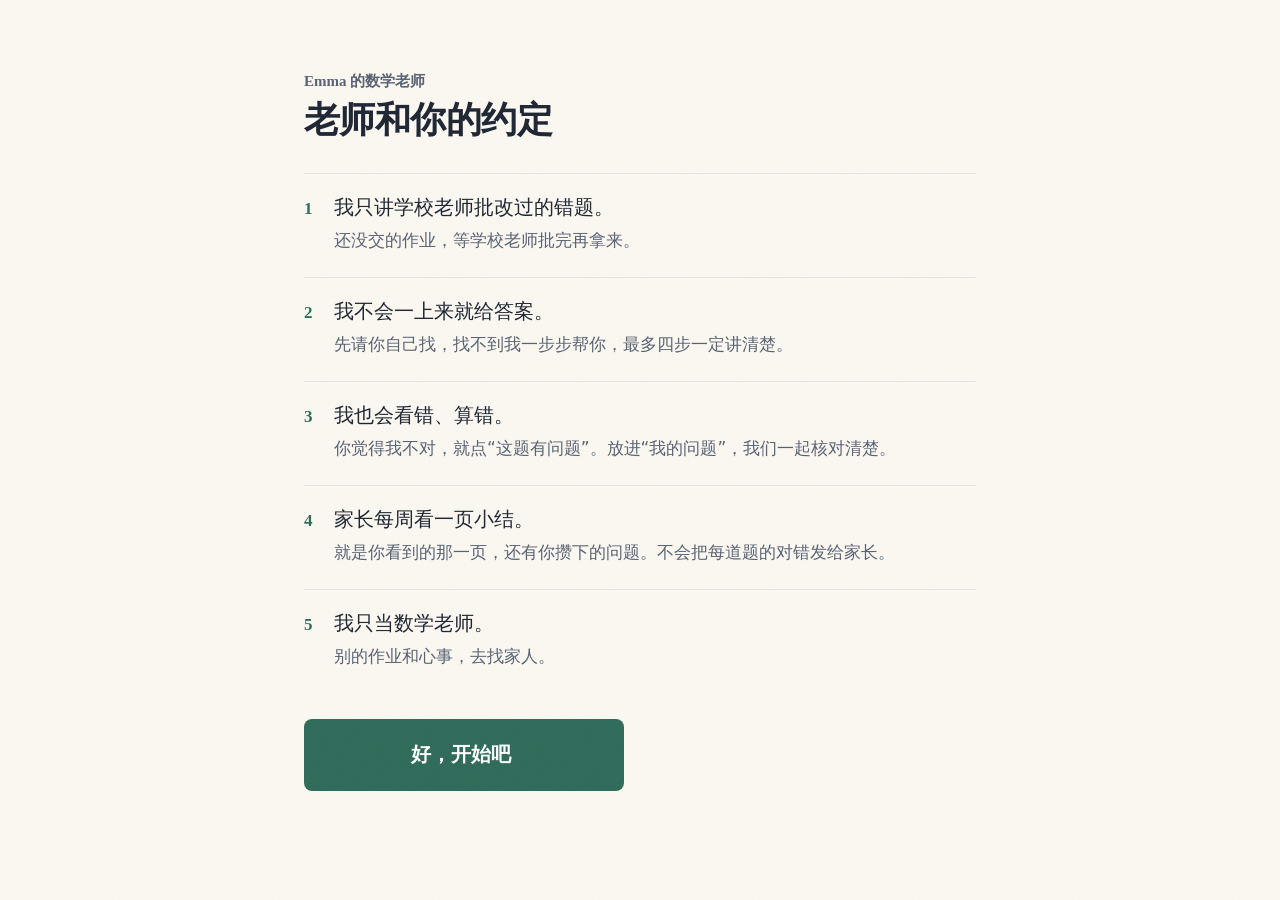
<file: index.html>
<!doctype html>
<html lang="zh-CN">
<head>
<meta charset="utf-8">
<meta name="viewport" content="width=device-width, initial-scale=1, viewport-fit=cover">
<!-- connect-src https:：中转站地址由家长在 App 里填，事先不知道域名。脚本、样式、字体只从自己这里来。 -->
<meta http-equiv="Content-Security-Policy" content="default-src 'self'; script-src 'self'; style-src 'self' 'unsafe-inline'; img-src 'self' data: blob:; connect-src 'self' https: wss://openspeech.bytedance.com; media-src 'self' blob: data:; worker-src 'self'; object-src 'none'; base-uri 'self'; form-action 'self'">
<meta name="color-scheme" content="light dark">
<meta name="theme-color" content="#FBF8F1" media="(prefers-color-scheme: light)">
<meta name="theme-color" content="#14181F" media="(prefers-color-scheme: dark)">
<meta name="apple-mobile-web-app-capable" content="yes">
<meta name="mobile-web-app-capable" content="yes">
<meta name="apple-mobile-web-app-title" content="Emma 的数学老师">
<meta name="apple-mobile-web-app-status-bar-style" content="default">
<meta name="format-detection" content="telephone=no">
<title>Emma 的数学老师</title>
<link rel="manifest" href="manifest.webmanifest">
<link rel="apple-touch-icon" href="icon-180.png">
<link rel="icon" type="image/png" href="icon-180.png">
<!-- base.css：设计 token 和共用控件；math.css：公式；keypad.css：答题小键盘（复习、讲题、确认屏都用，所以全局）；
     后面每个界面一张自己的样式表，类名各带前缀（home- cap- ex- pr- book- onboard- parent- chat- pp-） -->
<link rel="stylesheet" href="css/base.css">
<link rel="stylesheet" href="css/math.css">
<link rel="stylesheet" href="css/keypad.css">
<link rel="stylesheet" href="css/home.css">
<link rel="stylesheet" href="css/capture.css">
<link rel="stylesheet" href="css/explain.css">
<link rel="stylesheet" href="css/practice.css">
<link rel="stylesheet" href="css/book.css">
<link rel="stylesheet" href="css/onboard.css">
<link rel="stylesheet" href="css/parent.css">
<link rel="stylesheet" href="css/chat.css">
<link rel="stylesheet" href="css/paper.css">
<link rel="stylesheet" href="css/bookmap.css">
<link rel="stylesheet" href="css/quiz.css">
<link rel="stylesheet" href="css/waitfun.css">
<link rel="stylesheet" href="css/visual.css">
</head>
<body>
<main id="main">
  <p id="boot" class="boot-msg">正在打开…</p>

  <!-- 每个界面一个 section（nav.js SECTIONS），app.js 只显示当前那一个 -->

  <!-- 首页：ui-home.js 启动时换掉这里的内容。静态的这几行留着：脚本没跑起来时也看得出是哪个 App（run.mjs 查文案） -->
  <section id="view-home" class="view" hidden>
    <div class="screen home">
      <header class="runhead">
        <span class="runhead-title" id="home-date"></span>
        <button type="button" class="text-btn parent-link" data-act="parent">家长</button>
      </header>
      <div class="home-main">
        <h1 class="home-title">Emma 的数学老师</h1>
        <p class="lede home-lede">拍下老师批改过的那一页，我们把错题一道一道弄明白。</p>
        <button type="button" class="btn btn-big snap" data-act="snap">拍错题</button>
      </div>
    </div>
  </section>

  <!-- 下面每个界面的内容都由自己的 ui-*.js 画（nav.js ROUTES） -->
  <!-- 拍错题：屏 1-3 拍照、遮名字、等识别；屏 4 这一页的题；屏 5 我看到的题对吗（ui-capture.js） -->
  <section id="view-capture" class="view" hidden></section>
  <section id="view-page" class="view" hidden></section>
  <section id="view-confirm" class="view" hidden></section>

  <!-- 讲题：屏 6-10 先自己找、提示、讲清楚、一句话、同构题、收进本子（ui-explain.js） -->
  <section id="view-explain" class="view" hidden></section>

  <!-- 复习：到期的卡，原题重做和变式题，一题一屏（ui-practice.js） -->
  <section id="view-practice" class="view" hidden></section>

  <!-- 错题本和一张卡的详情（ui-book.js） -->
  <section id="view-book" class="view" hidden></section>
  <section id="view-card" class="view" hidden></section>

  <!-- 家长区：4 位数字码的门，门后是连接、花费、学习设置、清单、模型、数据、模拟（ui-parent.js） -->
  <section id="view-parent" class="view" hidden></section>

  <!-- 第一次打开：老师和你的约定（ui-onboard.js） -->
  <section id="view-onboard" class="view" hidden></section>

  <!-- 问我：自由问答、老师主动找她聊、讲完错题接着问，打字、说话、拍题（ui-chat.js，v0.3） -->
  <section id="view-chat" class="view" hidden></section>
  <section id="view-bookmap" class="view" hidden></section>
  <section id="view-quiz" class="view" hidden></section>

  <!-- 考前错题卷：选范围、补题、A4 卷子（打印、分享）、对答案（ui-paper.js，v0.4） -->
  <section id="view-paper" class="view" hidden></section>
</main>
<div id="toast" class="toast" role="status" aria-live="polite"></div>
<noscript><p class="boot-msg">Emma 的数学老师需要打开 JavaScript。</p></noscript>
<script type="module" src="js/app.js"></script>
</body>
</html>
</file>
<file: css/base.css>
/* Emma 的数学老师 · 设计 token 和共用控件。照英语老师 App（index.html 里的内联样式）抄：奶油色纸面、墨色字、细线代替卡片、
   每屏只有一个实心按钮、荧光笔一笔只用在要她看的地方。强调色换成深绿，两个 App 在 iPad 上一眼分得开。
   只用系统字体（New York、SF Pro、PingFang、SF Mono），不从网上拿任何东西。
   iPad：一栏最宽 --col（720px），横屏居中。公式样式在 math.css，每个界面自己的样式在各自的 css 文件里。 */

/* 中文和弯引号一律用苹方（iOS 没有中文衬线字体）；:lang(en) 去掉这一层 */
@font-face{font-family:"zh";src:local("PingFangSC-Light");font-weight:1 349;unicode-range:U+2018-2019,U+201C-201D,U+3000-303F,U+3400-4DBF,U+4E00-9FFF,U+F900-FAFF,U+FF00-FFEF}
@font-face{font-family:"zh";src:local("PingFangSC-Regular");font-weight:350 449;unicode-range:U+2018-2019,U+201C-201D,U+3000-303F,U+3400-4DBF,U+4E00-9FFF,U+F900-FAFF,U+FF00-FFEF}
@font-face{font-family:"zh";src:local("PingFangSC-Medium");font-weight:450 549;unicode-range:U+2018-2019,U+201C-201D,U+3000-303F,U+3400-4DBF,U+4E00-9FFF,U+F900-FAFF,U+FF00-FFEF}
@font-face{font-family:"zh";src:local("PingFangSC-Semibold");font-weight:550 1000;unicode-range:U+2018-2019,U+201C-201D,U+3000-303F,U+3400-4DBF,U+4E00-9FFF,U+F900-FAFF,U+FF00-FFEF}

:root{
  --paper:#FBF8F1; --ink:#1E2633; --muted:#586273; --faint:#8A929E;
  --rule:rgba(30,38,51,.10); --rule-strong:rgba(30,38,51,.55);
  --marker:#F3D978; --marker-ink:#1E2633; --accent:#2F6B5A; --tag-bg:#DDEBE4;
  --danger:#B4472F; --good:#2F6B5A;
  --btn-bg:var(--accent); --btn-ink:#FFFFFF;
  --sk:color-mix(in srgb,var(--ink) 11%,var(--paper));
  --serif:"zh",ui-serif,"New York",Georgia,"PingFang SC",serif;
  --sans:"zh",-apple-system,BlinkMacSystemFont,"PingFang SC",system-ui,sans-serif;
  --mono:ui-monospace,"SF Mono",Menlo,monospace;
  --gutter:24px; --hang:26px; --head:52px; --row:52px; --btn-h:48px; --btn-big:72px; --radius-btn:6px;
  --top:env(safe-area-inset-top,0px); --bottom:env(safe-area-inset-bottom,0px);
  --bar:calc(66px + var(--bottom));
  --ease:cubic-bezier(.16,1,.3,1);
  --col:720px;
  --z-sticky:2; --z-bar:20; --z-sheet:40; --z-grain:50; --z-toast:60;
  color-scheme:light;
}
:lang(en){--serif:ui-serif,"New York",Georgia,serif;--sans:-apple-system,BlinkMacSystemFont,system-ui,sans-serif}
@media (prefers-color-scheme: dark){
  :root{
    --paper:#14181F; --ink:#E9ECF2; --muted:#A3ACBA; --faint:#6F7887;
    --rule:rgba(233,236,242,.10); --rule-strong:rgba(233,236,242,.55);
    --marker:#6B5A1C; --marker-ink:#F6EBC4; --accent:#8CC7B3; --tag-bg:#1D3129;
    --danger:#F08A82; --good:#8CC7B3;
    --btn-bg:color-mix(in srgb,var(--accent) 42%,var(--paper)); --btn-ink:var(--ink);
    --sk:color-mix(in srgb,var(--ink) 12%,var(--paper));
    color-scheme:dark;
  }
}
/* 手机宽度（家长偶尔用手机看）：两边留 16px */
@media (max-width:420px){:root{--gutter:16px}}

*{box-sizing:border-box;margin:0}
[hidden]{display:none!important}
html{-webkit-text-size-adjust:100%;text-size-adjust:100%;background:var(--paper)}
body{background:var(--paper);color:var(--ink);font:17px/1.6 var(--sans);-webkit-font-smoothing:antialiased;text-rendering:optimizeLegibility;-webkit-tap-highlight-color:transparent;min-height:100vh;min-height:100dvh;overflow-x:hidden}
/* 纸纹：最上面固定一层，哪儿都看不出接缝 */
body::before{content:"";position:fixed;inset:0;pointer-events:none;z-index:var(--z-grain);opacity:.035;
  background-image:url("data:image/svg+xml;utf8,<svg xmlns='http://www.w3.org/2000/svg' width='160' height='160'><filter id='n'><feTurbulence type='fractalNoise' baseFrequency='.9' numOctaves='2' stitchTiles='stitch'/></filter><rect width='100%' height='100%' filter='url(%23n)'/></svg>")}
button,input,textarea,select{font:inherit;color:inherit}
button{cursor:pointer;-webkit-user-select:none;user-select:none;touch-action:manipulation;background:none;border:0;padding:0}
button:disabled{cursor:default}
a{color:var(--accent)}
ol,ul{list-style:none;padding:0}
mark{background:none;color:inherit}
:focus-visible{outline:2px solid var(--accent);outline-offset:2px;border-radius:4px}
.visually-hidden{position:absolute!important;width:1px;height:1px;overflow:hidden;clip:rect(0 0 0 0);white-space:nowrap;border:0;padding:0;margin:-1px}
main#main{max-width:var(--col);margin:0 auto}
.boot-msg{padding:calc(var(--top) + 80px) var(--gutter);color:var(--muted)}

/* ---------- 字的角色 ---------- */
.page-title{font:600 28px/1.15 var(--serif);letter-spacing:-.015em}
.lede{font:300 28px/1.45 var(--serif);color:var(--ink);text-wrap:pretty}
.lede .n{font-weight:600;font-variant-numeric:lining-nums tabular-nums}
.sec-h{display:flex;align-items:baseline;gap:12px;font:600 15px/1.2 var(--serif);letter-spacing:.01em;color:var(--muted)}
.sec-h .st{margin-left:auto;font:400 14px var(--sans);letter-spacing:0;color:var(--muted)}
.serif{font-family:var(--serif)}
.label{font:600 12px/1.3 var(--sans);letter-spacing:.06em;color:var(--muted)}
.small{font-size:14px;line-height:1.5;color:var(--muted)}
.small.danger,.danger{color:var(--danger)}
.muted{color:var(--muted)}
.lead{font:15px/1.6 var(--sans);color:var(--muted);text-wrap:pretty}
.num{font-family:var(--mono);font-variant-numeric:tabular-nums}
.tag{display:inline-block;font:600 12px/1 var(--sans);letter-spacing:.04em;color:var(--muted);background:var(--tag-bg);border-radius:999px;padding:4px 8px;white-space:nowrap}
.dots::after{content:"…";display:inline-block;animation:blink 1.2s ease-in-out infinite}
@keyframes blink{50%{opacity:.2}}

/* ---------- 荧光笔一笔：只给要她看的地方（错的那一步、关键的数） ---------- */
@property --mk-p{syntax:"<number>";inherits:false;initial-value:1}
.marked{--mk-h:.40em;--mk-b:.14em;--mk-cap:.13em;--mk-x:.14em;color:var(--marker-ink);padding-right:var(--mk-x);margin-right:calc(-1 * var(--mk-x));
  -webkit-box-decoration-break:clone;box-decoration-break:clone;background-color:transparent;
  background-image:linear-gradient(to bottom right,transparent 46%,var(--marker) 54%),linear-gradient(var(--marker),var(--marker)),linear-gradient(to bottom right,var(--marker) 46%,transparent 54%);
  background-repeat:no-repeat;
  background-size:var(--mk-cap) var(--mk-h),calc((100% - 2 * var(--mk-cap)) * var(--mk-p) + 1px) var(--mk-h),var(--mk-cap) var(--mk-h);
  background-position:left 0 bottom var(--mk-b),left calc(var(--mk-cap) - .5px) bottom var(--mk-b),left calc(var(--mk-cap) + (100% - var(--mk-cap)) * var(--mk-p)) bottom var(--mk-b)}
mark.marked{background-color:transparent}

/* ---------- 页眉一行、状态一行 ---------- */
.runhead{position:relative;display:flex;align-items:center;justify-content:space-between;gap:12px;height:var(--head);border-bottom:1px solid var(--rule)}
.runhead-title{font:600 17px/1 var(--serif);letter-spacing:-.005em;color:var(--ink);white-space:nowrap}
.runhead-title .sub{font-weight:400;color:var(--muted)}
.runhead-meta{display:flex;align-items:center;gap:14px;font-size:14px;line-height:1;color:var(--muted)}
.status-line{display:flex;align-items:center;gap:8px;min-height:40px;font-size:14px;line-height:1.4;color:var(--muted)}
.status-line .icon{width:17px;height:17px;flex:none}
.status-line .text-btn{margin-left:auto;font-size:14px;white-space:nowrap}
.status-line.danger{color:var(--danger)}

/* ---------- 控件 ---------- */
.icon{width:22px;height:22px;flex:none;fill:none;stroke:currentColor;stroke-width:1.75;stroke-linecap:round;stroke-linejoin:round}
.icon *{vector-effect:non-scaling-stroke}
.btn{display:inline-flex;align-items:center;justify-content:center;gap:8px;min-height:var(--btn-h);padding:0 22px;border:0;border-radius:var(--radius-btn);
  background:var(--btn-bg);color:var(--btn-ink);font:600 16px var(--sans);text-decoration:none;transition:transform .2s var(--ease),background-color .2s var(--ease),color .2s var(--ease),opacity .2s var(--ease)}
.btn:active{transform:scale(.98)}
.btn:disabled{opacity:.4}
.btn .icon{width:20px;height:20px}
/* 一屏只有一个的大按钮（拍错题、开始练） */
.btn-big{min-height:var(--btn-big);padding:0 36px 0 30px;gap:12px;font-size:20px;border-radius:calc(var(--radius-btn) + 2px)}
.btn-big .icon{width:26px;height:26px}
.btn.quiet{background:var(--tag-bg);color:var(--ink)}
.text-btn{position:relative;background:none;border:0;color:var(--muted);font:15px/1.2 var(--sans);min-height:44px;min-width:44px;padding:0 10px;margin:0 -10px;
  display:inline-flex;align-items:center;justify-content:center;gap:6px;text-decoration:none;transition:color .2s var(--ease)}
.text-btn.on{color:var(--ink);font-weight:600}
.text-btn.accent{color:var(--accent)}
.text-btn.danger{color:var(--danger)}
.text-btn:disabled{opacity:.4}
.text-btn .icon{width:18px;height:18px}
.btn-row{display:flex;flex-wrap:wrap;align-items:center;gap:10px 26px;margin-top:12px}
.btn-row .text-btn{margin:0 -10px}
.switch{flex:none;position:relative;width:50px;height:30px;border:0;border-radius:15px;background:var(--accent);transition:background-color .25s var(--ease)}
.switch::after{content:"";position:absolute;top:3px;left:3px;width:24px;height:24px;border-radius:50%;background:var(--paper);transform:translateX(20px);transition:transform .25s var(--ease)}
.switch[aria-checked="false"]{background:var(--tag-bg)}
.switch[aria-checked="false"]::after{transform:none}
.switch:disabled{opacity:.5}
.field{width:100%;min-height:48px;border:0;border-bottom:1px solid var(--rule-strong);border-radius:0;background:transparent;padding:0;font:17px var(--sans);color:var(--ink);outline:none;-webkit-appearance:none;appearance:none}
.field:focus{border-bottom:2px solid var(--ink)}
.field::placeholder{color:var(--faint)}
.select{-webkit-appearance:none;appearance:none;width:100%;min-height:48px;border:0;border-bottom:1px solid var(--rule-strong);border-radius:0;padding:0 28px 0 0;font:16px var(--sans);
  background:transparent url("data:image/svg+xml,%3Csvg xmlns='http://www.w3.org/2000/svg' viewBox='0 0 24 24' fill='none' stroke='%235B7268' stroke-width='1.75' stroke-linecap='round'%3E%3Cpath d='m6 9 6 6 6-6'/%3E%3C/svg%3E") no-repeat right 2px center/18px;color:var(--ink)}
.select:focus{outline:none;border-bottom:2px solid var(--ink)}
/* 一个输入项：上面一行小字名字，下面输入框，再下面一行说明 */
.fld{display:block;margin-top:20px}
.fld-k{display:block;font:500 14px/1.3 var(--sans);color:var(--muted)}
.fld-help{margin-top:6px}
.key-row{display:flex;align-items:center;gap:16px}
.key-row .field{flex:1;min-width:0;font-family:var(--mono);font-size:15px}
.key-row .text-btn{margin:0 -10px 0 0;flex:none}
.result{margin-top:16px;padding-left:14px;border-left:1.5px solid var(--rule-strong);font-size:15px;line-height:1.55}
.result.good{border-left-color:var(--good)}
.result.bad{border-left-color:var(--danger);color:var(--danger)}
.result p+p{margin-top:4px}

/* ---------- 骨架（等 AI 的时候） ---------- */
.sk-bars{display:grid;gap:16px;padding-top:8px}
.sk-bars i{display:block;height:11px;border-radius:3px;background:var(--sk)}
@media (prefers-reduced-motion: no-preference){
  .sk-bars i{animation:breathe 1.6s ease-in-out infinite alternate}
  .sk-bars i:nth-child(2){animation-delay:.15s}.sk-bars i:nth-child(3){animation-delay:.3s}
  @keyframes breathe{from{opacity:1}to{opacity:.5}}
  @keyframes rise{from{opacity:0;transform:translateY(12px)}to{opacity:1;transform:none}}
  .reveal>*{animation:rise .6s var(--ease) both}
  .reveal>:nth-child(2){animation-delay:80ms}.reveal>:nth-child(3){animation-delay:160ms}.reveal>:nth-child(n+4){animation-delay:240ms}
}

/* ---------- 推进来的页面：顶栏、正文、底部操作条 ---------- */
.navbar{position:fixed;z-index:var(--z-bar);top:0;left:0;right:0;height:calc(var(--top) + var(--head));padding-top:var(--top);background:var(--paper)}
.navbar .inner{max-width:var(--col);height:var(--head);margin:0 auto;padding:0 var(--gutter);display:grid;grid-template-columns:1fr auto 1fr;align-items:center;position:relative}
.navbar .inner::after{content:"";position:absolute;left:var(--gutter);right:var(--gutter);bottom:0;height:1px;background:var(--rule);opacity:0;transition:opacity .2s var(--ease)}
.navbar.ruled .inner::after{opacity:1}
.nav-end{justify-self:end;display:flex;align-items:center}
/* 页面大标题滚上去以后，顶栏才出小标题和细线（app.js 加 .ruled） */
.nav-title{font:600 17px/1 var(--serif);letter-spacing:-.005em;opacity:0;transform:translateY(4px);transition:opacity .2s var(--ease),transform .2s var(--ease);white-space:nowrap;overflow:hidden;text-overflow:ellipsis;max-width:50vw}
.navbar.ruled .nav-title{opacity:1;transform:none}
.back{justify-self:start;display:inline-flex;align-items:center;gap:1px;min-height:44px;margin-left:-8px;padding-right:12px;color:var(--accent);font:400 17px/1 var(--sans)}
.back .icon{width:22px;height:22px}
.page{padding:calc(var(--top) + var(--head) + 16px) var(--gutter) calc(var(--bottom) + 48px)}
.page .page-title{margin-top:8px}
.page .page-title+.lead{margin-top:8px}
.ebar{position:fixed;z-index:var(--z-bar);left:0;right:0;bottom:0;padding:9px 0 calc(9px + var(--bottom));background:var(--paper);border-top:1px solid var(--rule)}
.ebar .inner{max-width:var(--col);margin:0 auto;padding:0 var(--gutter)}
.with-bar .page{padding-bottom:calc(var(--bar) + 40px)}

/* ---------- 一组设置 ---------- */
.sgroup{margin-top:36px}
.sgroup>.sec-h{padding-bottom:4px}
.app-version{margin-top:48px}

/* ---------- 首页（占位；界面阶段的 home.css 会接手） ---------- */
.screen{min-height:100vh;min-height:100dvh;padding:var(--top) var(--gutter) calc(var(--bottom) + 32px);display:flex;flex-direction:column}
.home-main{flex:1;display:flex;flex-direction:column;justify-content:center;padding-bottom:12vh}
.home-title{font:600 40px/1.1 var(--serif);letter-spacing:-.02em}
.home-lede{margin-top:16px;max-width:17em}
.home .snap{margin-top:40px;align-self:flex-start}
.runhead .parent-link{margin-right:-10px;color:var(--ink)}
@media (max-width:420px){.home-title{font-size:32px}.lede{font-size:23px}}

/* ---------- 出错页、提示 ---------- */
.fatal{padding:calc(var(--top) + 32px) var(--gutter)}
.fatal .small{margin-top:8px}
.fatal .status-line{color:var(--danger)}
.toast{position:fixed;left:50%;bottom:calc(var(--bottom) + 28px);transform:translate(-50%,12px);background:var(--ink);color:var(--paper);padding:10px 16px;border-radius:var(--radius-btn);font-size:15px;opacity:0;transition:opacity .2s var(--ease),transform .2s var(--ease);pointer-events:none;z-index:var(--z-toast);max-width:calc(100% - 48px);text-align:center;line-height:1.4}
.toast.show{opacity:1;transform:translate(-50%,0)}
/* 有底部操作条的界面：body 加 .has-bar，提示浮在操作条上面 */
body.has-bar .toast{bottom:calc(var(--bar) + 12px)}

@media (prefers-reduced-motion: reduce){*,*::before,*::after{animation:none!important;transition:none!important}}

/* v0.7 老师的头像（ui-dom.teacherAvatar） */
.t-avatar{flex:none;display:inline-block;width:40px;height:40px;border-radius:50%;overflow:hidden}
.t-avatar svg{display:block;width:100%;height:100%}
.t-avatar .av-bg{fill:color-mix(in srgb,var(--accent) 16%,var(--paper))}
.t-avatar .av-shirt{fill:var(--accent)}
.t-avatar .av-face{fill:#F2D2B6}
.t-avatar .av-hair{fill:#3B2F2A}
.t-avatar .av-glass{fill:none;stroke:#3B2F2A;stroke-width:1.1}
.t-avatar .av-smile{fill:none;stroke:#8A4B3A;stroke-width:1.2;stroke-linecap:round}
.t-avatar.sm{width:28px;height:28px}
</file>
<file: css/math.css>
/* Formulas drawn by js/mathview.js. Serif digits and italic letters, like a textbook. */
.m { font-family: "Times New Roman", "Songti SC", var(--serif, serif); font-size: 1.08em; white-space: nowrap; }
.m i { font-style: italic; padding-right: .04em; }
.m-text { font-family: var(--sans, sans-serif); font-style: normal; font-size: .92em; }
.m-op { margin: 0 .22em; }
.m-sign { margin-right: .04em; }
.m-sup { font-size: .68em; vertical-align: .62em; line-height: 0; margin-left: .04em; }
.m-sub { font-size: .68em; vertical-align: -.3em; line-height: 0; }
.m-frac { display: inline-flex; flex-direction: column; align-items: center; vertical-align: .55em; margin: 0 .12em; font-size: .92em; line-height: 1.12; }
.m-num { padding: 0 .16em .04em; }
.m-den { padding: .06em .16em 0; border-top: .07em solid currentColor; align-self: stretch; text-align: center; }
.m-sqrt { white-space: nowrap; }
.m-rad { border-top: .07em solid currentColor; padding: 0 .08em; }
.m-ol { border-top: .07em solid currentColor; }
.m-ul { border-bottom: .07em solid currentColor; }
.m-box { border: .07em solid currentColor; padding: 0 .2em; }
.m-display { display: block; text-align: center; margin: .5em 0; font-size: 1.12em; white-space: normal; }
</file>
<file: css/keypad.css>
/* 小键盘和作答控件（js/keypad.js，方案 C 5.4）. Owner: 练习界面 agent. Class names start with kp-.
   The keys are quiet tiles on the paper (a faint ink tint, no borders), like a calculator lying on the page; only
   “好了” is solid deep green. Every key is at least 48px tall and 44px wide. In the 720px column eight keys fit across;
   narrower than 560px (split view, a phone) the right-hand column moves to its own row so keys stay 44px wide.
   Colours only from base.css tokens, so dark mode follows. */

.kp{--key:color-mix(in srgb,var(--ink) 6%,var(--paper));--key-down:color-mix(in srgb,var(--ink) 15%,var(--paper));
  display:flex;flex-direction:column;gap:14px}

/* ---------- the screen: the formula as it will be read (big, serif), and under it her line with the caret ---------- */
.kp-screen{padding:2px 0 8px;border-bottom:1px solid var(--rule-strong)}
.kp-preview{min-height:2.5em;display:flex;align-items:center;font:400 30px/1.3 var(--serif);color:var(--ink);overflow-x:auto;overflow-y:hidden;scrollbar-width:none}
.kp-preview::-webkit-scrollbar{display:none}
.kp-row{display:flex;align-items:center;gap:10px;min-height:40px}
.kp-line{flex:1;min-width:0;display:flex;flex-wrap:wrap;align-items:center;min-height:40px;padding:2px 0;
  font:400 19px/1.5 var(--mono);letter-spacing:.02em;color:var(--muted);cursor:text;outline:none;-webkit-user-select:none;user-select:none}
/* no focus ring on the line: the blinking caret already says where typing goes */
.kp-line:focus,.kp-line:focus-visible{outline:none}
.kp-ch{display:inline-block;padding:0 .5px}
.kp-ph{font:16px var(--sans);color:var(--faint)}
.kp-caret{display:inline-block;width:2px;height:1.2em;margin:0 -1px;border-radius:1px;background:var(--accent);vertical-align:middle}
@media (prefers-reduced-motion: no-preference){.kp-caret{animation:kp-blink 1.1s steps(1) infinite}}
@keyframes kp-blink{50%{opacity:0}}
.kp-math{min-width:0}
.kp-unit{flex:none;margin-left:.4em;font:400 .8em/1 var(--serif);color:var(--muted)}
.kp-math:empty+.kp-unit{margin-left:3em}
.kp-locked .kp-caret{visibility:hidden}

/* ---------- the keys ---------- */
.kp-keys{display:grid;gap:8px;grid-template-columns:repeat(7,minmax(0,1fr)) minmax(0,1.5fr);
  grid-template-areas:
    "k7 k8 k9 kdiv klp krp ka kbs"
    "k4 k5 k6 kmul kfrac kpow kb kmv"
    "k1 k2 k3 kmin kplus keq kdot kok"
    "k0 k0 kc kc kc kc kc kok"}
.kp-k{display:flex;align-items:center;justify-content:center;min-width:44px;min-height:52px;padding:0 4px;border-radius:8px;
  background:var(--key);color:var(--ink);font:400 25px/1 "Times New Roman","Songti SC",var(--serif);font-variant-numeric:lining-nums;
  touch-action:manipulation;-webkit-user-select:none;user-select:none;transition:background-color .12s var(--ease),transform .12s var(--ease)}
.kp-k:active:not(:disabled){background:var(--key-down);transform:scale(.97)}
.kp-k:disabled{opacity:.4;cursor:default}
.kp-k:focus-visible{outline:2px solid var(--accent);outline-offset:2px}
.kp-word{font:500 16px/1.1 var(--sans);letter-spacing:.02em}
.kp-letter{font:italic 400 25px/1 "Times New Roman","Songti SC",var(--serif)}
.kp-fn{font:400 22px/1 var(--sans);color:var(--muted)}
.kp-ok{background:var(--btn-bg);color:var(--btn-ink);font:600 18px/1 var(--sans)}
.kp-ok:active:not(:disabled){background:var(--btn-bg);transform:scale(.97)}
.kp-blank{display:block}
.kp-c,.kp-mv{display:flex;gap:inherit;min-width:0}
.kp-c .kp-k,.kp-mv .kp-k{flex:1 1 0}
/* ABC：a 到 z 全部字母，键盘下面展开一块 */
.kp-abc{display:grid;grid-template-columns:repeat(9,minmax(0,1fr));gap:6px;margin-top:8px}
.kp-abc[hidden]{display:none}
.kp-abc .kp-k{min-height:46px;font-size:22px}

/* the question is done: keys go away, her answer stays on the screen */
.kp-folded .kp-keys{display:none}
.kp-folded .kp-screen{border-bottom-color:var(--rule)}
.kp-folded .kp-row{display:none}
.kp-text.kp-folded{display:none}

/* ---------- 选择题：big option buttons, two by two on an iPad ---------- */
.kp-opts{display:grid;grid-template-columns:1fr;gap:12px}
@media (min-width:600px){.kp-opts{grid-template-columns:1fr 1fr;gap:14px}}
.kp-opt{display:flex;align-items:baseline;gap:14px;min-height:64px;padding:14px 18px;text-align:left;
  border:1px solid var(--rule-strong);border-radius:12px;background:var(--paper);color:var(--ink);font:400 19px/1.45 var(--sans);
  touch-action:manipulation;transition:background-color .15s var(--ease),border-color .15s var(--ease)}
.kp-opt-l{flex:none;font:600 18px/1.45 var(--serif);color:var(--accent)}
.kp-opt-t{flex:1;min-width:0;overflow-wrap:anywhere}
.kp-opt:active:not(:disabled){background:var(--tag-bg)}
.kp-opt.picked{border-color:var(--ink);box-shadow:inset 0 0 0 1px var(--ink)}
.kp-opt:disabled{cursor:default}
.kp-opt:disabled:not(.picked){opacity:.55}
.kp-opt:focus-visible,.kp-cmp:focus-visible{outline:2px solid var(--accent);outline-offset:2px}

/* ---------- 比大小：three big signs ---------- */
.kp-cmps{display:flex;gap:16px}
.kp-cmp{flex:1 1 0;max-width:150px;min-height:76px;border:1px solid var(--rule-strong);border-radius:12px;background:var(--paper);
  color:var(--ink);font:400 38px/1 var(--serif);touch-action:manipulation;transition:background-color .15s var(--ease)}
.kp-cmp:active:not(:disabled){background:var(--tag-bg)}
.kp-cmp.picked{border-color:var(--ink);box-shadow:inset 0 0 0 1px var(--ink)}
.kp-cmp:disabled{cursor:default}
.kp-cmp:disabled:not(.picked){opacity:.55}

/* ---------- 纸上写的题 ---------- */
.kp-text{align-items:flex-start;gap:10px}
.kp-paper{min-width:220px}

/* ---------- iPad: a little taller ---------- */
@media (min-width:700px){
  .kp-k{min-height:56px}
  .kp-preview{font-size:32px}
}
/* narrow: the right-hand column (⌫ ← → 好了) becomes the bottom row */
@media (max-width:560px){
  .kp-keys{gap:6px;grid-template-columns:repeat(7,minmax(0,1fr));
    grid-template-areas:
      "k7 k8 k9 kdiv klp krp ka"
      "k4 k5 k6 kmul kfrac kpow kb"
      "k1 k2 k3 kmin kplus keq kdot"
      "k0 k0 kc kc kc kc kc"
      "kmv kmv kbs kbs kok kok kok"}
  .kp-k{min-height:48px;font-size:22px;padding:0 2px}
  .kp-word{font-size:14px}
  .kp-preview{font-size:26px}
  .kp-k.kp-ok{font-size:17px}
  .kp-k.kp-fn{font-size:20px}
}
@media (max-width:420px){.kp-keys{gap:5px}}
@media (prefers-reduced-motion: reduce){.kp-k,.kp-opt,.kp-cmp{transition:none}}
</file>
<file: css/home.css>
/* 首页（ui-home.js）。负责：首页 / 错题本 / 约定页 agent。类名以 home- 开头；颜色、字、按钮用 base.css 的 token 和控件，
   这里不重新定义。版式照英语老师的首页：书眉一行，大号衬线招呼，一句“今天要复习几道”，一个大按钮，底部一行细线隔开的文字入口。
   base.css 里占位首页的 .screen、.home-main、.home-title、.home-lede、.home .snap 不用。 */
.home-page{min-height:100vh;min-height:100dvh;padding:var(--top) var(--gutter) calc(var(--bottom) + 20px);display:flex;flex-direction:column}
.home-head{border-bottom:0}
.home-head-end{display:flex;align-items:center;gap:14px}
.home-mock{background:var(--marker);color:var(--marker-ink)}
.home-parent{margin-right:-10px;color:var(--ink);font-size:16px}
.home-body{flex:1;display:flex;flex-direction:column;padding-top:8px}

.home-hello{margin-top:40px;font:600 32px/1.22 var(--serif);letter-spacing:-.01em;text-wrap:pretty}
/* v0.3.1 招呼下面那一句：最近一件具体的事（“昨天那道 −3² 的题，今天在复习里等你。”），像老师见面时顺口提一句 */
.home-greet{margin-top:12px;font:500 21px/1.5 var(--serif);max-width:28em;text-wrap:pretty}

/* v1 期中季：招呼下面一行安静的提示（离期中还有几天、错题卷、考前早点睡、考完拍卷子）。小字、灰色，不抢主按钮；
   错题卷那几天是个文字按钮，强调色，后面一个小箭头 */
.home-exam{margin-top:14px;font-size:16px;line-height:1.6;color:var(--muted);max-width:34em;text-wrap:pretty}
.home-exam .n{font-variant-numeric:lining-nums tabular-nums;font-weight:600;color:var(--ink)}
.text-btn.home-exam-go{align-self:flex-start;justify-content:flex-start;margin:6px -10px 0;min-height:44px;color:var(--accent);font-size:16px;line-height:1.5;text-align:left}
.home-exam-go .n{color:inherit}
.home-exam-go .icon{width:16px;height:16px;flex:none}

.home-review{display:flex;flex-direction:column;margin-top:40px}
.home-line{font-size:26px;max-width:24em}
.home-why{margin-top:12px;font-size:16px;line-height:1.6;color:var(--muted);text-wrap:pretty;max-width:34em}
/* 有复习时不再有“今天要复习几道”那一行（主按钮说约几分钟），“为什么先练这个”就是这一块的第一行 */
.home-review>.home-why:first-child{margin-top:0;font-size:17px}
.home-actions{display:flex;flex-direction:column;align-items:stretch;margin-top:32px}
.home-actions .btn-big{width:100%;justify-content:center}
.home-review .sk-bars{max-width:420px}

/* 有复习时，拍错题是第二个按钮：浅底，左对齐，下面一行小字 */
.home-snap{display:flex;flex-direction:column;align-items:flex-start;gap:8px;margin-top:28px;padding-top:24px;border-top:1px solid var(--rule)}
.home-snap .btn{min-height:52px;padding:0 22px 0 18px}
.home-note{margin-top:20px}

/* 底部一行：明天先讲 N 道 · 错题本 · 问学校老师（有要问的题时带一个小圆点，不写数字） */
.home-links{display:flex;flex-wrap:wrap;align-items:center;gap:4px 28px;margin-top:40px;padding-top:10px;border-top:1px solid var(--rule)}
.home-links .text-btn{margin:0;padding:0 4px;min-height:48px;font-size:16px;color:var(--ink)}
.home-links .text-btn.accent{color:var(--accent);font-weight:600}
.home-links .text-btn .icon{width:19px;height:19px}
.home-links .n{font-variant-numeric:lining-nums tabular-nums}
.home-links:empty{display:none}
.home-askteacher{gap:7px}
.home-dot{display:inline-block;width:8px;height:8px;border-radius:50%;background:var(--accent);flex:none}

/* v0.3 私人老师：主动找她聊的小卡（左边一道绿线，像老师在本子边上写的一句），和一直在的“有问题，问我” */
.home-teacher{display:flex;flex-direction:column;align-items:flex-start;gap:16px;margin-top:28px;padding-top:24px;border-top:1px solid var(--rule)}
.home-probe{align-self:stretch;display:flex;gap:14px;align-items:flex-start;padding:14px 18px 12px;border-left:3px solid var(--accent);background:color-mix(in srgb,var(--tag-bg) 55%,var(--paper));border-radius:0 8px 8px 0}
.home-probe-title{font:600 20px/1.4 var(--serif);text-wrap:pretty}
.home-probe-why{margin-top:4px;font-size:16px;line-height:1.55;color:var(--muted)}
.home-probe .btn-row{margin-top:10px}
.home-probe-body{flex:1;min-width:0}
.home-probe-av{width:44px;height:44px}
.home-ask .t-avatar{margin-right:2px}
.home-ask{min-height:52px;padding:0 22px 0 18px}

@media (min-width:700px){
  .home-hello{margin-top:72px;font-size:40px}
  .home-greet{margin-top:14px;font-size:23px}
  .home-exam,.text-btn.home-exam-go{font-size:17px}
  .home-review{margin-top:56px}
  .home-line{font-size:28px}
  .home-why{font-size:17px}
  .home-actions{margin-top:40px}
  .home-links .text-btn{font-size:17px}
}
/* iPad 横屏：内容不贴顶也不散到底，主按钮不铺满一整行 */
@media (min-width:900px) and (orientation:landscape){
  .home-actions{align-items:flex-start}
  .home-actions .btn-big{width:auto;min-width:320px}
}
@media (max-width:420px){
  .home-hello{font-size:28px}
  .home-greet{font-size:19px}
  .home-line{font-size:23px}
}
</file>
<file: css/capture.css>
/* 拍错题、遮名字、等识别、这页的题、我看到的题对吗（ui-capture.js，路由 capture / page / confirm）。负责：拍照确认 agent。
   类名都以 cap- 开头。用 base.css 的顶栏（.navbar）、正文（.page）、底部操作条（.ebar）：奶油纸面、细线、衬线标题，
   每屏一个深绿实心按钮。批改只用字（错 / 半对 / 对），不用红叉、不用红色；看不清的字用荧光笔黄底。 */

/* 顶栏标题：遮名字这一屏没有大标题，小标题一直显示 */
.cap-nav .nav-title{opacity:1;transform:none}
.cap-turn{margin-right:-10px;color:var(--ink)}
.cap-turn .icon{width:22px;height:22px}

/* 有底部操作条时正文留出位置（操作条比 base 的 --bar 高） */
.cap-wrap .page{padding-bottom:calc(var(--bottom) + 140px)}
.cap-wrap.cap-tall .page{padding-bottom:calc(var(--bottom) + 230px)}
.cap-ebar .inner{display:grid;gap:8px}
.cap-barrow{display:flex;flex-wrap:wrap;align-items:center;gap:10px 24px}
.cap-barrow .text-btn{margin:0 -10px}
.cap-go{min-height:52px;min-width:220px;font-size:17px}

/* ---------- 屏 1：拍照 ---------- */
.cap-lede{margin-top:12px;font:300 22px/1.5 var(--serif);color:var(--ink);text-wrap:pretty}
.cap-lede.muted{color:var(--muted)}
.cap-err{margin-top:16px;color:var(--ink)}
.cap-err .icon{color:var(--muted)}
.cap-tips{margin-top:24px;padding-left:14px;border-left:1.5px solid var(--rule-strong);display:grid;gap:4px;font-size:15px;line-height:1.55;color:var(--muted)}
.cap-actions{display:flex;flex-wrap:wrap;align-items:center;gap:14px 28px;margin-top:32px}
.cap-actions .text-btn{margin:0 -10px}
.cap-main{min-width:220px;min-height:56px;font-size:17px}
.cap-mock{margin-top:20px;color:var(--accent)}
.cap-page .sk-bars{margin-top:24px}

/* ---------- 屏 2：遮名字 ---------- */
.cap-maskpage{padding-top:calc(var(--top) + var(--head) + 8px)}
.cap-stagewrap{display:flex;justify-content:center}
.cap-stage{position:relative;display:inline-block;line-height:0;max-width:100%;-webkit-user-select:none;user-select:none;-webkit-touch-callout:none}
.cap-shot{display:block;max-width:100%;width:auto;height:auto;
  max-height:calc(100vh - var(--top) - var(--head) - 250px - var(--bottom));
  max-height:calc(100dvh - var(--top) - var(--head) - 250px - var(--bottom));
  min-height:240px;object-fit:contain;border:1px solid var(--rule);background:#fff;pointer-events:none}
/* 黑条：真的是黑的（画死在照片上也是纯黑），中间拖着走，上下两条边是把手 */
.cap-band{position:absolute;left:0;right:0;top:0;height:12%;background:#0b0b0b;cursor:grab;touch-action:none;
  display:flex;align-items:center;justify-content:center;outline-offset:3px}
.cap-band.dragging{cursor:grabbing}
.cap-band-label{font:600 13px/1 var(--sans);letter-spacing:.08em;color:rgba(255,255,255,.72);pointer-events:none}
.cap-grip{position:absolute;left:0;right:0;height:44px;cursor:ns-resize;touch-action:none}
.cap-grip.top{top:-22px}
.cap-grip.bottom{bottom:-22px}
.cap-grip::after{content:"";position:absolute;left:50%;top:50%;width:56px;height:8px;margin:-4px 0 0 -28px;border-radius:4px;
  background:#fff;border:1.5px solid #0b0b0b;box-shadow:0 1px 3px rgba(0,0,0,.25)}
.cap-ask{font:15px/1.5 var(--sans);color:var(--ink)}
.cap-ask b{font-weight:600}
.cap-how{margin-top:-4px}
.cap-sources{display:flex;flex-wrap:wrap;align-items:center;gap:8px}
.cap-sources-k{font:500 14px/1 var(--sans);color:var(--muted);margin-right:4px}
.cap-chip{min-height:44px;padding:0 14px;border:1px solid var(--rule-strong);border-radius:999px;font:15px/1 var(--sans);color:var(--ink);
  transition:background-color .2s var(--ease),color .2s var(--ease)}
.cap-chip[aria-pressed="true"]{background:var(--ink);border-color:var(--ink);color:var(--paper)}

/* ---------- 屏 3：等识别 ---------- */
.cap-progress{position:relative;height:2px;margin-top:22px;background:var(--rule);overflow:hidden;border-radius:1px}
.cap-progress i{position:absolute;left:0;top:0;bottom:0;width:0;background:var(--accent);transition:width .3s linear}
.cap-time{margin-top:8px}
.cap-think{margin-top:28px;padding:4px 0 4px 18px;border-left:2px solid var(--accent);font:400 22px/1.5 var(--serif);color:var(--ink);text-wrap:pretty}
.cap-sent{margin:28px 0 0}
.cap-sent img{display:block;max-width:100%;max-height:220px;border:1px solid var(--rule);border-radius:3px;background:#fff}
.cap-tipline{margin-top:20px}
.cap-tipline b{font-weight:600;color:var(--ink)}

/* ---------- 屏 4：这页的题 ---------- */
.cap-sub{margin-top:6px;font-size:15px;color:var(--muted)}
.cap-note{margin-top:12px;color:var(--ink)}
.cap-plist{margin-top:20px;border-top:1px solid var(--rule)}
.cap-prow{display:flex;align-items:center;gap:8px 16px;flex-wrap:wrap;border-bottom:1px solid var(--rule)}
.cap-pick{flex:1 1 320px;min-width:0;display:flex;align-items:center;gap:14px;min-height:68px;padding:10px 0;text-align:left;color:var(--ink)}
.cap-pick:disabled{cursor:default}
.cap-check{flex:none;width:26px;height:26px;display:grid;place-items:center;border:1.5px solid var(--rule-strong);border-radius:6px;
  transition:background-color .2s var(--ease),border-color .2s var(--ease)}
.cap-check .icon{width:18px;height:18px;stroke-width:2.25}
.cap-prow.on .cap-check{background:var(--accent);border-color:var(--accent);color:var(--paper)}
.cap-prow.done .cap-check{border-style:dashed}
.cap-prow.done .cap-pick{color:var(--muted)}
.cap-pmain{flex:1;min-width:0;display:grid;gap:3px}
.cap-pline{display:flex;flex-wrap:wrap;align-items:baseline;gap:4px 12px}
.cap-pno{font:600 19px/1.3 var(--serif);font-variant-numeric:lining-nums}
.cap-confirm .page-title,.cap-quota{font-variant-numeric:lining-nums}
.cap-pmark{font-size:15px;color:var(--muted)}
.cap-pst{align-self:center}
.cap-prow.later .cap-pst{background:transparent;border:1px solid var(--rule-strong)}
.cap-pstem{font-size:15px;line-height:1.9;color:var(--muted);display:-webkit-box;-webkit-line-clamp:2;-webkit-box-orient:vertical;overflow:hidden}
.cap-pthumb{flex:none;width:132px;height:68px;display:grid;place-items:center;overflow:hidden;border:1px solid var(--rule);border-radius:3px;background:var(--sk)}
.cap-pthumb.none{display:none}
.cap-pthumb img{display:block;width:100%;height:100%;object-fit:contain;background:#fff}
.cap-promote{margin:0 -10px 8px 30px}
.cap-missed{margin-top:12px}
.cap-quota{margin-top:24px;font:400 20px/1.5 var(--serif);color:var(--ink);text-wrap:pretty}

/* ---------- 屏 5：我看到的题对吗 ---------- */
.cap-confirm .page-title{text-wrap:pretty}
.cap-crop{margin:18px 0 0}
.cap-crop img{display:block;max-width:100%;max-height:260px;border:1px solid var(--rule);border-radius:3px;background:#fff;cursor:zoom-in}
.cap-crop.big img{max-height:none;width:100%;cursor:zoom-out}
.cap-unclear-hint{display:flex;align-items:center;gap:10px;margin-top:16px;font-size:15px;color:var(--ink)}
.cap-swatch{flex:none;padding:0 6px;border-radius:3px;background:var(--marker);color:var(--marker-ink);font:600 13px/22px var(--mono)}
.cap-dl{margin-top:18px;border-top:1px solid var(--rule)}
.cap-dl-row{display:grid;grid-template-columns:5.2em minmax(0,1fr);gap:4px 16px;padding:12px 0;border-bottom:1px solid var(--rule)}
.cap-dt{font:500 14px/44px var(--sans);color:var(--muted)}
.cap-dd{min-width:0}
.cap-val{display:flex;align-items:flex-start;gap:10px;width:100%;min-height:44px;padding:8px 6px;margin:0 -6px;border-radius:4px;text-align:left;
  font:400 19px/1.55 var(--serif);color:var(--ink);transition:background-color .2s var(--ease)}
.cap-val:active{background:var(--tag-bg)}
.cap-val.unclear{background:color-mix(in srgb,var(--marker) 75%,transparent);color:var(--marker-ink)}
.cap-valtext{flex:1;min-width:0;overflow-wrap:anywhere}
.cap-pen{flex:none;width:18px;height:18px;margin-top:5px;opacity:.3}
.cap-editing .cap-pen,.cap-val.unclear .cap-pen{opacity:1;color:var(--accent)}
.cap-val.unclear .cap-pen{color:currentColor}
.cap-work{display:grid;gap:2px}
.cap-work li{display:flex;align-items:flex-start;gap:8px}
.cap-ln{flex:none;font:400 17px/44px var(--serif);color:var(--muted);min-width:1.3em}
.cap-work .cap-val{flex:1}
.cap-nowork{font:400 17px/44px var(--serif)}
.cap-opts{display:grid;gap:4px;font:400 18px/1.5 var(--serif);padding-top:9px}
.cap-fig{font:400 17px/1.55 var(--serif);padding-top:9px;color:var(--ink)}
.cap-markrow{display:flex;flex-wrap:wrap;align-items:center;gap:8px 16px}
.cap-seg{display:inline-flex;border:1px solid var(--rule-strong);border-radius:var(--radius-btn);overflow:hidden}
.cap-seg button{min-height:44px;min-width:68px;padding:0 16px;font:16px/1 var(--sans);color:var(--ink);transition:background-color .2s var(--ease),color .2s var(--ease)}
.cap-seg button+button{border-left:1px solid var(--rule-strong)}
.cap-seg button[aria-pressed="true"]{background:var(--ink);color:var(--paper);font-weight:600}
.cap-editor{display:grid;gap:10px;padding:6px 0 4px}
.cap-input{width:100%;min-height:48px;border:0;border-bottom:2px solid var(--ink);border-radius:0;background:transparent;padding:6px 0;
  font:400 19px/1.5 var(--serif);color:var(--ink);outline:none;resize:vertical;-webkit-appearance:none;appearance:none}
.cap-editrow{display:flex;flex-wrap:wrap;align-items:center;gap:10px 24px}
.cap-editrow .text-btn{margin:0 -10px}
.cap-keypad:empty{min-height:48px;border-bottom:2px solid var(--rule-strong)}
.cap-doubt-q{font:400 19px/1.5 var(--serif);color:var(--ink);text-wrap:pretty}

/* 订正过的题（v0.6.0）：屏 4 的小标；屏 5 的两选一（大按钮），选“直接讲”时她写的过程折成一行、变淡 */
.cap-pfix{align-self:center;background:transparent;border:1px solid var(--rule-strong)}
.cap-usework{padding:16px 0 18px;border-bottom:1px solid var(--rule)}
.cap-fixed-note{margin-bottom:8px;font:400 19px/1.5 var(--serif);color:var(--ink);text-wrap:pretty}
.cap-usework-q{font:500 14px/1.5 var(--sans);color:var(--muted)}
.cap-uw-opts{display:grid;grid-template-columns:repeat(auto-fit,minmax(260px,1fr));gap:10px;margin-top:10px}
.cap-uw{display:flex;align-items:center;gap:12px;min-height:64px;padding:12px 16px;border:1.5px solid var(--rule-strong);border-radius:var(--radius-btn);
  text-align:left;font:500 17px/1.4 var(--sans);color:var(--ink);transition:background-color .2s var(--ease),border-color .2s var(--ease)}
.cap-uw.on{border-color:var(--accent);background:var(--tag-bg)}
.cap-uw:disabled{opacity:.6}
.cap-uw-dot{flex:none;width:26px;height:26px;display:grid;place-items:center;border:1.5px solid var(--rule-strong);border-radius:50%;
  transition:background-color .2s var(--ease),border-color .2s var(--ease)}
.cap-uw.on .cap-uw-dot{background:var(--accent);border-color:var(--accent);color:var(--paper)}
.cap-uw-dot .icon{width:18px;height:18px;stroke-width:2.25}
.cap-uw-text{flex:1;min-width:0;text-wrap:pretty}
.cap-folded{opacity:.62}
.cap-foldbtn{display:flex;align-items:center;gap:10px;width:100%;min-height:44px;padding:8px 6px;margin:0 -6px;border-radius:4px;text-align:left;
  font:400 17px/1.5 var(--serif);color:var(--muted)}
.cap-foldbtn:active{background:var(--tag-bg)}
.cap-foldtext{flex:1;min-width:0}
.cap-peek{flex:none;font:15px/1 var(--sans);color:var(--accent)}
.cap-chev{flex:none;width:18px;height:18px;transform:rotate(90deg);transition:transform .2s var(--ease)}
.cap-foldbtn[aria-expanded="true"] .cap-chev{transform:rotate(-90deg)}
.cap-peeklist{padding:2px 0 6px;color:var(--muted)}
.cap-work-ro li{align-items:baseline}
.cap-work-ro .cap-ln{line-height:1.55}
.cap-rotext{flex:1;min-width:0;font:400 17px/1.55 var(--serif);overflow-wrap:anywhere}
.cap-roans{display:flex;align-items:baseline;gap:10px;margin-top:6px}
.cap-roans-k{flex:none;font:500 14px/1.5 var(--sans)}

@media (max-width:560px){
  .cap-go,.cap-main{min-width:0;flex:1 1 100%}
  .cap-pthumb{width:96px;height:56px}
  .cap-dl-row{grid-template-columns:1fr;gap:0}
  .cap-dt{line-height:28px}
  .cap-lede{font-size:20px}
}
.cap-triage{margin-top:12px;color:var(--ink-2,var(--ink));text-wrap:pretty}
</file>
<file: css/explain.css>
/* 讲一道错题（js/ui-explain.js，屏 6-10）. Owner: 界面 agent. Class names start with ex-.
   Same quiet page as the rest: cream paper, thin rules, serif questions, one solid deep-green button per moment.
   The marker (.marked, base.css) only ever goes on the line where her working parts from the right one.
   No red anywhere: a wrong pick just dims; the right option gets the green border. */

.ex{display:flex;flex-direction:column;gap:0}

/* ---------- the problem at the top ---------- */
.ex-prob{padding:4px 0 18px;border-bottom:1px solid var(--rule)}
.ex-prob-no{margin-bottom:6px}
.ex-stem{font:400 20px/1.6 var(--serif);color:var(--ink);overflow-wrap:anywhere;text-wrap:pretty}
.ex-prob-opts{display:grid;grid-template-columns:repeat(auto-fill,minmax(150px,1fr));gap:4px 18px;margin-top:6px;font-size:17px;line-height:1.5}
.text-btn.ex-crop-btn{margin-top:6px;margin-left:-10px;font-size:14px}
.ex-crop{display:block;max-width:100%;max-height:44vh;margin-top:6px;border:1px solid var(--rule);border-radius:4px;object-fit:contain;background:#fff}

/* ---------- one step ---------- */
.ex-body{display:flex;flex-direction:column;gap:18px;padding-top:22px}
.ex-q{font:600 23px/1.45 var(--serif);letter-spacing:-.005em;color:var(--ink);text-wrap:pretty;overflow-wrap:anywhere}
.ex-label{margin-bottom:-10px}
.ex-hint{font:18px/1.65 var(--sans);color:var(--ink);text-wrap:pretty;overflow-wrap:anywhere}
.ex-wait{font:400 18px/1.5 var(--serif);color:var(--muted)}
.ex-instr{font:16px/1.5 var(--sans);color:var(--muted);margin-bottom:-6px}
.ex-figure{margin-top:6px;font-size:15px;line-height:1.55;color:var(--muted)}

/* what she hears back: a thin line on the left, like a note in the margin */
.ex-note{border-left:2px solid var(--accent);padding:2px 0 2px 14px;font:17px/1.6 var(--sans);color:var(--ink);text-wrap:pretty}
.ex-note.ok{color:var(--good);font-weight:600}
.ex-note.wait{border-left-color:var(--rule-strong);color:var(--muted)}
.ex-note.trap{border-left-color:var(--marker);background:color-mix(in srgb,var(--marker) 22%,transparent);padding:8px 12px 8px 14px;border-radius:0 4px 4px 0}

/* her lines: ① ② ③, each one a big row she can tap */
.ex-lines{display:flex;flex-direction:column;border-top:1px solid var(--rule)}
.ex-line{display:flex;align-items:baseline;gap:14px;width:100%;min-height:56px;padding:13px 6px 12px 2px;border-bottom:1px solid var(--rule);
  text-align:left;font:400 19px/1.55 var(--serif);color:var(--ink);transition:background-color .15s var(--ease)}
.ex-lines li:last-child .ex-line{border-bottom:0}
.ex-lines{border-bottom:1px solid var(--rule)}
button.ex-line:active:not(:disabled){background:var(--tag-bg)}
button.ex-line:disabled{cursor:default}
.ex-line.picked{background:var(--tag-bg)}
.ex-n{flex:none;min-width:1.4em;font:500 18px/1.55 var(--serif);color:var(--accent)}
.ex-line-t{min-width:0;overflow-wrap:anywhere}
.text-btn.ex-none{margin-left:-10px}
.text-btn.ex-none.on{color:var(--ink)}

/* two-choice questions (hint 1, “我错在”) */
.ex-opts{display:grid;grid-template-columns:1fr;gap:12px}
@media (min-width:600px){.ex-opts{grid-template-columns:1fr 1fr;gap:14px}}
.ex-opt{min-height:64px;padding:14px 18px;text-align:left;font:500 18px/1.45 var(--sans);color:var(--ink);border:1px solid var(--rule-strong);
  border-radius:10px;background:var(--paper);overflow-wrap:anywhere;transition:background-color .15s var(--ease),border-color .15s var(--ease),opacity .15s var(--ease)}
.ex-opt:active:not(:disabled){background:var(--tag-bg)}
.ex-opt:disabled{cursor:default;opacity:.5}
.ex-opt.right{opacity:1;border-color:var(--good);color:var(--good);font-weight:600;box-shadow:inset 0 0 0 1px var(--good);background:var(--tag-bg)}
.ex-opt.picked{opacity:.55}

/* where she types the answer (keypad.js draws inside) */
.ex-answer{padding-top:4px}
.ex-simple{display:flex;align-items:flex-end;gap:14px}
.ex-simple .field{flex:1;min-width:0;font:20px var(--serif)}
.ex-unit{font:18px/48px var(--serif);color:var(--muted)}
.ex-compare{font:18px/1.6 var(--sans);color:var(--ink)}
.ex-compare-a{font:600 22px/1.4 var(--serif);margin-left:6px}
.ex-compare-q{font-size:16px;color:var(--muted);margin-top:-8px}

/* ---------- 讲清楚: her line next to the right one ---------- */
.ex-sec{margin-bottom:-6px}
.ex-vs{display:grid;grid-template-columns:1fr 1fr;gap:0;border-top:1px solid var(--rule);border-bottom:1px solid var(--rule)}
.ex-vs-col{padding:12px 16px 14px 0;min-width:0}
.ex-vs-col+.ex-vs-col{padding:12px 0 14px 16px;border-left:1px solid var(--rule)}
.ex-vs-col .label{margin-bottom:6px}
.ex-vs-line{font:400 18px/1.6 var(--serif);color:var(--muted);overflow-wrap:anywhere}
.ex-vs-line.hi{color:var(--ink)}
@media (max-width:560px){
  .ex-vs{grid-template-columns:1fr}
  .ex-vs-col,.ex-vs-col+.ex-vs-col{padding:12px 0;border-left:0}
  .ex-vs-col+.ex-vs-col{border-top:1px solid var(--rule)}
}

/* the explanation, one step at a time */
.ex-steps{display:flex;flex-direction:column;gap:14px}
.ex-step{display:flex;gap:14px;align-items:baseline;font:18px/1.65 var(--sans);color:var(--ink)}
.ex-step-n{flex:none;min-width:1.3em;font:600 16px/1.65 var(--serif);color:var(--accent)}
.ex-step-t{min-width:0;overflow-wrap:anywhere;text-wrap:pretty}
@media (prefers-reduced-motion:no-preference){
  .ex-step.last{animation:ex-in .45s var(--ease) both}
  @keyframes ex-in{from{opacity:0;transform:translateY(8px)}to{opacity:1;transform:none}}
}

/* remember: the one line she keeps, big */
.ex-remember{padding:18px 0 4px;border-top:1px solid var(--rule)}
.ex-remember .label{margin-bottom:6px}
.ex-remember-t{font:600 25px/1.45 var(--serif);letter-spacing:-.01em;color:var(--ink);text-wrap:pretty}

/* 还是不太懂: the hint and the last step once more, then three ways on */
.ex-again{display:flex;flex-direction:column;gap:12px;padding:16px 0 0;border-top:1px solid var(--rule)}
.ex-again-h{font:500 19px/1.45 var(--serif)}
.ex-again-later{font-size:16px;color:var(--muted)}

/* 直接讲吧: once she has fixed once and picked once. Normally a quiet text button bottom right;
   after 21:00 a big solid button at the top of the step, the first thing she sees. */
.ex-direct{display:flex;justify-content:flex-end;margin-top:-4px}
.ex-direct .text-btn{display:inline-flex;align-items:center;gap:4px;margin-right:-10px;font-size:16px}
.ex-direct.big{justify-content:flex-start;margin-top:0}
.ex-direct.big .btn{flex:1;max-width:520px}
@media (max-width:560px){.ex-direct.big .btn{max-width:none}}

/* 这题有问题: small, bottom right */
.ex-flag-row{display:flex;justify-content:flex-end;margin-top:8px}
.text-btn.ex-flag{font-size:14px;color:var(--faint);margin-right:-10px}

/* ---------- 收进本子 ---------- */
.ex-done{display:flex;flex-direction:column;gap:8px;padding:18px 0 4px}
.ex-done-title{font:300 30px/1.4 var(--serif);color:var(--ink);text-wrap:pretty}
.ex-done-line{font:400 19px/1.55 var(--serif);color:var(--ink)}
.ex-done-line:last-child{color:var(--muted);font-size:17px}

/* waiting for the diagnosis: one quiet line under everything */
.ex-status{display:flex;align-items:center;gap:12px;min-height:44px;margin-top:28px;font-size:14px;line-height:1.4;color:var(--muted)}
.ex-status .text-btn{margin-left:auto;font-size:14px}
@media (prefers-reduced-motion:no-preference){.ex-status-t{animation:ex-breathe 1.8s ease-in-out infinite alternate}@keyframes ex-breathe{to{opacity:.55}}}

.ex-body .btn-row{margin-top:2px}

@media (min-width:700px){
  .ex-q{font-size:25px}
  .ex-stem{font-size:21px}
  .ex-line{font-size:20px}
  .ex-done-title{font-size:34px}
  .ex-remember-t{font-size:27px}
}
/* v0.3：讲完最后一屏的“还有不明白的？问我” */
.ex-askme{margin-top:28px;padding-top:16px;border-top:1px solid var(--rule)}
.ex-askme .text-btn{margin:0 -10px;font-size:16px;display:inline-flex;align-items:center;gap:8px}

/* v0.6.0：讲题每一屏右上角的“有问题？问我”。导航栏一直在顶上，按钮就一直够得着，不用滚到小键盘下面去找 */
.text-btn.ex-ask{display:inline-flex;align-items:center;gap:6px;margin:0 -10px 0 0;font-size:15px;white-space:nowrap}
.text-btn.ex-ask .icon{width:20px;height:20px}
@media (max-width:420px){.text-btn.ex-ask{font-size:14px;gap:4px}}

/* 订正过、直接讲：一句说明，然后只有正确的一栏（完整过程放在一步步讲完以后） */
.ex-instr.ex-nowork{margin-bottom:-4px}
.ex-solo{padding:12px 0 14px;border-top:1px solid var(--rule);border-bottom:1px solid var(--rule)}
.ex-solo .label{margin-bottom:6px}
.ex-solo .ex-vs-line{color:var(--ink)}

/* 举一反三：题下面的提示像页边的批注；撞上坑的那条用记号笔的黄 */
.ex-extra-row{margin-top:6px}
.ex-extra-sum{font:400 17px/1.55 var(--serif);color:var(--muted);margin-top:-6px}
.ex-xhints{display:flex;flex-direction:column;gap:10px}
.ex-xhint{border-left:2px solid var(--accent);padding:2px 0 2px 14px;font:17px/1.6 var(--sans);color:var(--ink);text-wrap:pretty;overflow-wrap:anywhere}
.ex-xhint.trap{border-left-color:var(--marker);background:color-mix(in srgb,var(--marker) 22%,transparent);padding:8px 12px 8px 14px;border-radius:0 4px 4px 0}
.ex-key{padding:12px 0 14px;border-top:1px solid var(--rule);border-bottom:1px solid var(--rule)}
.ex-key .label{margin-bottom:6px}
.ex-key-a{font:600 22px/1.45 var(--serif);color:var(--ink);overflow-wrap:anywhere}
.ex-xsteps{display:flex;flex-direction:column;gap:6px;margin-top:10px;padding-left:1.4em;list-style:decimal;font:17px/1.6 var(--sans);color:var(--ink)}
.ex-xsteps li{overflow-wrap:anywhere}
.ex-answer .ex-xsteps{margin:0 0 10px}
.ex-extra-full{font:500 19px/1.5 var(--serif);color:var(--ink)}

/* 核对没能确认时的一句小字（v0.6.1） */
.ex-soft{margin:0 0 10px;color:var(--muted)}
.ex-triage{margin-top:16px;color:var(--ink-2,var(--ink))}
.ex-skip{margin:0 -10px}
</file>
<file: css/practice.css>
/* 到期复习（js/ui-practice.js）. Owner: 练习界面 agent. Class names start with pr-. The keypad is css/keypad.css.
   One problem per screen: a thin progress line under the running head (no timer, no score), the problem in serif,
   hints as notes in the margin (a thin green line on the left), one solid button at a time. No red anywhere: a miss is
   a calm sentence. The finish is a few quiet lines; a beaten trap gets its three dots filled and a marker stroke
   (still when prefers-reduced-motion). */

.pr{min-height:100vh;min-height:100dvh;padding:var(--top) var(--gutter) calc(var(--bottom) + 32px);display:flex;flex-direction:column}
.pr-head .pr-end{margin-left:-10px;color:var(--ink)}
.pr-count{min-width:44px;text-align:right;font-size:14px;line-height:1;color:var(--muted);font-variant-numeric:tabular-nums;white-space:nowrap}

/* the progress line sits on the running head's rule */
.pr-bar{height:2px;margin-top:-1px;background:var(--rule)}
.pr-bar i{display:block;height:100%;background:var(--accent);border-radius:0 1px 1px 0;transition:width .5s var(--ease)}

.pr-body{flex:1;display:flex;flex-direction:column;gap:18px;padding:24px 0 24px}

/* ---------- the problem ---------- */
.pr-q{display:flex;flex-direction:column;gap:12px}
.pr-qtop{display:flex;align-items:center;justify-content:space-between;gap:12px;min-height:44px;margin:-8px 0 -6px}
.text-btn.pr-flag{font-size:14px;margin-right:-10px}
.pr-flagask{padding:10px 0 10px 14px;border-left:2px solid var(--rule-strong);font:16px/1.55 var(--sans);color:var(--ink)}
.pr-flagask .btn-row{margin-top:8px}
.pr-crop{display:block;align-self:flex-start;max-width:100%;max-height:34vh;border:1px solid var(--rule);border-radius:4px;object-fit:contain;background:#fff}
.pr-stem{font:400 26px/1.55 var(--serif);color:var(--ink);overflow-wrap:anywhere;text-wrap:pretty}
.pr-tip{margin-top:-4px}
.pr-note{margin-top:-4px;color:var(--muted)}
/* 检查点：a light card that came back three times a week gets one reminder next to the problem */
.pr-check{border-left:2px solid var(--marker);padding:2px 0 2px 14px;font:16px/1.55 var(--sans);color:var(--ink)}

/* ---------- hints and what she hears back ---------- */
.pr-hints{display:flex;flex-direction:column;gap:10px}
.pr-hints:empty{display:none}
.pr-hint{border-left:2px solid var(--accent);padding:2px 0 2px 14px;font:17px/1.6 var(--sans);color:var(--ink);text-wrap:pretty;overflow-wrap:anywhere}
.pr-hint.wait{border-left-color:var(--rule-strong);color:var(--muted)}
/* she gave the trap answer: the same marker-yellow note as the explain screen */
.pr-hint.trap{border-left-color:var(--marker);background:color-mix(in srgb,var(--marker) 22%,transparent);padding:8px 12px 8px 14px;border-radius:0 4px 4px 0}
.pr-say{display:flex;flex-direction:column;gap:10px}
.pr-say:empty{display:none}
.pr-good{font:600 19px/1.5 var(--sans);color:var(--good)}
.pr-soft{font:17px/1.6 var(--sans);color:var(--ink);text-wrap:pretty}
.pr-key{display:flex;flex-direction:column;gap:4px;padding:10px 0 10px 14px;border-left:2px solid var(--good)}
.pr-key-a{font:400 24px/1.5 var(--serif);color:var(--ink);overflow-wrap:anywhere}
.pr-steps{list-style:decimal;padding-left:1.3em;margin-top:4px;font-size:16px;line-height:1.6;color:var(--muted)}
.pr-actions{display:flex;flex-wrap:wrap;align-items:center;gap:12px}
.pr-actions:empty{display:none}
.pr-actions .btn{min-width:140px}
.pr-wait{font:400 20px/1.5 var(--serif);color:var(--muted)}

/* ---------- nothing to do, and the finish ---------- */
.pr-empty,.pr-wrap{justify-content:center;gap:14px;padding-bottom:12vh}
.pr-empty .lede,.pr-wrap .lede{max-width:17em}
.pr-empty .btn-row,.pr-wrap .btn-row{margin-top:18px}
.text-btn.pr-demo{align-self:flex-start;margin:6px 0 0 -10px;font-size:14px}
.pr-next{margin-top:2px}
.pr-demo-note{color:var(--faint)}
.pr-bar.done i{transition:none}

/* a beaten trap: three dots (the 错题本's three stages) fill one by one, then a marker stroke under its name */
.pr-beats{display:flex;flex-direction:column;gap:14px;margin-top:6px;padding:18px 0;border-top:1px solid var(--rule);border-bottom:1px solid var(--rule)}
.pr-beat{display:flex;align-items:center;gap:16px}
.pr-dots{flex:none;display:inline-flex;gap:6px}
.pr-dots i{display:block;width:12px;height:12px;border-radius:50%;background:var(--accent);box-shadow:inset 0 0 0 1.5px var(--accent)}
.pr-beat-t{font:500 20px/1.45 var(--serif);color:var(--ink)}
@media (prefers-reduced-motion: no-preference){
  .pr-beat.play .pr-dots i{animation:pr-fill .5s var(--ease) both}
  .pr-beat.play .pr-dots i:nth-child(2){animation-delay:.3s}
  .pr-beat.play .pr-dots i:nth-child(3){animation-delay:.6s}
  .pr-beat.play .pr-mk{animation:pr-mark .9s var(--ease) 1s both}
  @keyframes pr-fill{from{background:transparent;box-shadow:inset 0 0 0 1.5px var(--rule-strong);transform:scale(.8)}to{background:var(--accent);box-shadow:inset 0 0 0 1.5px var(--accent);transform:none}}
  @keyframes pr-mark{from{--mk-p:0}to{--mk-p:1}}
}

@media (min-width:700px){
  .pr-body{padding-top:30px}
  .pr-stem{font-size:28px}
}
@media (max-width:420px){
  .pr-stem{font-size:22px}
  .pr-beat-t{font-size:18px}
}
</file>
<file: css/book.css>
/* 错题本和卡详情（ui-book.js）。负责：首页 / 错题本 / 约定页 agent。类名以 book- 开头。
   细线分行，不用卡片和阴影；三个点表示三档，攻克时三个点换成强调色；没有红色，没有分数。 */

/* ---------- 错题本 ---------- */
.book-head{display:flex;flex-wrap:wrap;align-items:flex-end;justify-content:space-between;gap:8px 20px}
.book-seg{display:flex;align-items:center;gap:2px;margin-bottom:-6px}
.book-seg-btn{margin:0;padding:0 8px;font-size:16px}
.book-seg-btn.on{color:var(--ink);font-weight:600}
.book-seg-sep{color:var(--rule-strong);opacity:.5;font-size:14px}
.book-loading{margin-top:28px}

.book-empty{margin-top:28px}
.book-empty .lead{margin-top:10px;max-width:30em}

.book-group{margin-top:28px}
.book-ch{padding-bottom:4px;border-bottom:1px solid var(--rule)}
.book-rows{border-top:1px solid var(--rule)}
.book-ch+.book-rows{border-top:0}
.book-rows li{border-bottom:1px solid var(--rule)}

.book-row{width:100%;display:grid;grid-template-columns:minmax(0,1fr) 44px minmax(7.5em,auto) 18px;align-items:center;gap:0 14px;min-height:var(--row);padding:10px 0;text-align:left;color:var(--ink)}
.book-row:active{background:color-mix(in srgb,var(--ink) 4%,transparent)}
.book-name{font:500 17px/1.35 var(--serif);min-width:0;overflow:hidden;text-overflow:ellipsis;white-space:nowrap}
.book-state{font-size:14px;line-height:1.3;color:var(--muted);white-space:nowrap;text-align:right;font-variant-numeric:lining-nums tabular-nums}
.book-row.beaten .book-state{color:var(--accent)}
.book-row.light .book-name,.book-row.rest .book-name{font-weight:400}
.book-chev{width:16px;height:16px;color:var(--faint)}

/* 三个点：在第几档亮几个；攻克时三个都换成强调色 */
.book-dots{display:inline-flex;align-items:center;gap:5px}
.book-dots i{display:block;width:8px;height:8px;border-radius:50%;border:1.25px solid var(--rule-strong);opacity:.75}
.book-dots i.on{background:var(--ink);border-color:var(--ink);opacity:1}
.book-dots.beaten i{background:var(--accent);border-color:var(--accent);opacity:1}
.book-dots.none{width:1px}
@media (prefers-reduced-motion: no-preference){
  .book-dots.just i{animation:book-lit .9s var(--ease) both}
  .book-dots.just i:nth-child(2){animation-delay:.18s}
  .book-dots.just i:nth-child(3){animation-delay:.36s}
  @keyframes book-lit{from{background:transparent;border-color:var(--rule-strong);transform:scale(.6)}to{transform:none}}
}

/* 问学校老师：一行是坑名和原因 */
.book-ask{scroll-margin-top:calc(var(--top) + var(--head) + 12px)}
.book-ask .sec-h{padding-bottom:4px}
.book-ask-lead{margin:2px 0 10px}
.book-row.ask{grid-template-columns:minmax(0,12em) minmax(0,1fr) 18px}
.book-reason{font-size:14px;line-height:1.45;color:var(--muted);min-width:0}

.book-foot{display:flex;flex-wrap:wrap;align-items:center;justify-content:space-between;gap:4px 20px;margin-top:20px;min-height:48px}
.book-pending{margin:0 0 0 -10px;font-size:16px;font-weight:600}
.book-pending .icon{width:16px;height:16px}
.book-count{font-size:15px;color:var(--muted);font-variant-numeric:lining-nums tabular-nums}
.book-paper{margin-top:12px}
.book-paper .text-btn{margin-left:-10px;font-size:16px;font-weight:600}
.book-paper .icon{width:16px;height:16px}
.book-promise{margin-top:28px}
.book-promise .text-btn{font-size:14px}

/* 手机宽度：状态挪到坑名下面 */
@media (max-width:520px){
  .book-row{grid-template-columns:minmax(0,1fr) 44px 18px;grid-template-areas:"name dots chev" "state state chev";row-gap:2px}
  .book-name{grid-area:name}
  .book-row>.book-dots{grid-area:dots}
  .book-state{grid-area:state;text-align:left}
  .book-chev{grid-area:chev}
  .book-row.ask{grid-template-columns:minmax(0,1fr) 18px;grid-template-areas:"name chev" "reason chev"}
  .book-row.ask .book-reason{grid-area:reason}
}

/* ---------- 一张卡 ---------- */
.book-meta{margin-top:6px}
.book-status{display:flex;align-items:center;gap:10px;margin-top:10px;font-size:15px;color:var(--muted)}
.book-ask-note{margin-top:14px;color:var(--ink)}
.book-ask-note .icon{color:var(--accent)}
.book-shot{margin:22px 0 0;border:1px solid var(--rule);border-radius:4px;overflow:hidden;background:#FFFFFF}
.book-shot img{display:block;width:100%;height:auto;max-height:420px;object-fit:contain}
@media (prefers-color-scheme: dark){.book-shot{background:color-mix(in srgb,var(--ink) 92%,var(--paper))}}

.book-sec{margin-top:30px}
.book-sec>.sec-h{padding-bottom:8px;border-bottom:1px solid var(--rule);margin-bottom:12px}
.book-stem{font-size:18px;line-height:1.7}
.book-options{margin-top:8px;display:grid;gap:4px;font-size:17px}
.book-trap{font:400 22px/1.5 var(--serif);text-wrap:pretty}
.book-remember{display:flex;flex-wrap:wrap;align-items:baseline;gap:4px 10px;margin-top:10px;font-size:16px;line-height:1.6;color:var(--muted)}

/* 关键一步：她写的和正确的并排，错的那一行用荧光笔 */
.book-compare{display:grid;grid-template-columns:minmax(0,1fr) minmax(0,1fr);gap:16px 28px}
.book-col .label{margin-bottom:6px}
.book-col.right{padding-left:20px;border-left:1px solid var(--rule)}
.book-lines{display:grid;gap:6px;font-size:17px;line-height:1.6}
.book-lines li{min-width:0;overflow-x:auto}
.book-answer{display:flex;flex-wrap:wrap;align-items:baseline;gap:4px 10px;margin-top:10px;font-size:17px}
@media (max-width:560px){
  .book-compare{grid-template-columns:minmax(0,1fr)}
  .book-col.right{padding:14px 0 0;border-left:0;border-top:1px solid var(--rule)}
}

/* 复习记录 */
.book-hist{display:grid;gap:0}
.book-hist li{display:grid;grid-template-columns:7em minmax(0,1fr);gap:12px;padding:9px 0;border-bottom:1px solid var(--rule);font-size:15px;line-height:1.5}
.book-hist-day{color:var(--muted);font-variant-numeric:lining-nums tabular-nums}
.book-hist-what{display:flex;flex-wrap:wrap;gap:4px 18px}
.book-hist-item{display:inline-flex;align-items:center;gap:5px}
.book-ok{width:17px;height:17px;color:var(--accent)}
.book-hist-note{color:var(--muted);font-size:14px}
.book-next{margin-top:12px;font-size:16px;font-weight:500}

/* 同一个坑的其他题 */
.book-others{display:grid;grid-template-columns:repeat(auto-fill,minmax(160px,1fr));gap:16px}
.book-others img{display:block;width:100%;height:auto;max-height:140px;object-fit:contain;border:1px solid var(--rule);border-radius:4px;background:#FFFFFF}
.book-other-stem{margin-top:6px;font-size:15px;line-height:1.5}
.book-gone{margin-top:24px}

/* 底部操作条；问“放进问学校老师吗”时条会高一点，正文底下多留一些 */
.with-bar .page.book-card{padding-bottom:calc(var(--bar) + 96px)}
.book-bar-btns{display:flex;flex-wrap:wrap;align-items:center;gap:8px 24px}
.book-bar-btns .btn{min-width:200px}
/* v0.3：卡详情的“问我” */
.book-askme{display:inline-flex;align-items:center;gap:6px}
.book-askme .icon{width:18px;height:18px}
.book-bar-q{font-size:15px;line-height:1.5;margin-bottom:8px}
</file>
<file: css/onboard.css>
/* 约定页（ui-onboard.js）。负责：首页 / 错题本 / 约定页 agent。类名以 onboard- 开头。
   和英语老师的约定页同样的样子：一列编号，每条第一句是墨色，后面的话是灰色；最下面一个大按钮。 */
.onboard{min-height:100vh;min-height:100dvh;padding:calc(var(--top) + 48px) var(--gutter) calc(var(--bottom) + 48px);display:flex;flex-direction:column}
.onboard-kicker{font:600 15px/1.2 var(--serif);color:var(--muted)}
.onboard-title{margin-top:10px;font-size:32px}
.onboard-list{display:grid;gap:22px;margin-top:32px;counter-reset:none}
.onboard-list li{display:grid;grid-template-columns:30px minmax(0,1fr);align-items:baseline;padding-top:18px;border-top:1px solid var(--rule)}
.onboard-num{font:600 17px/1 var(--serif);color:var(--accent);font-variant-numeric:lining-nums}
.onboard-head{font:500 19px/1.5 var(--serif);color:var(--ink);text-wrap:pretty}
.onboard-more{margin-top:4px;font-size:16px;line-height:1.7;color:var(--muted);text-wrap:pretty}
.onboard-go{margin-top:40px;display:flex}
.onboard-btn{width:100%}
@media (min-width:700px){
  .onboard{padding-top:calc(var(--top) + 72px)}
  .onboard-title{font-size:36px}
  .onboard-head{font-size:20px}
  .onboard-more{font-size:17px}
  .onboard-go{margin-top:48px}
  .onboard-btn{width:auto;min-width:320px}
}
@media (max-width:420px){.onboard-title{font-size:28px}}
</file>
<file: css/parent.css>
/* 家长区（ui-parent.js）。负责：家长区 UI agent。照英语老师 App 的 parent.css 和 ui-me 的分组列表：细线分行、右边一个值、
   点一行原地展开。类名都以 parent- 开头，只在 #view-parent 里用，不和别的界面打架。
   门：4 位数字码，72px 的圆键；设置页：一栏 720px（base.css 的 --col），按钮和可点的行不小于 44px。 */

#view-parent .parent-main[hidden],#view-parent .parent-gate[hidden]{display:none}
#view-parent .lead{margin-top:8px}
.parent-mockline{margin-top:12px;color:var(--ink)}
.parent-lock{margin-right:-10px;color:var(--accent)}
.parent-lock .icon{width:18px;height:18px}

/* ---------- 门：4 位数字码 ---------- */
.parent-gate-inner{display:flex;flex-direction:column;align-items:center;text-align:center}
.parent-gate-inner .page-title{align-self:flex-start;margin-top:8px}
.parent-gate-title{margin-top:40px;font:400 24px/1.35 var(--serif);color:var(--ink)}
.parent-gate-inner>.small{margin-top:8px;max-width:30em}
.parent-dots{display:flex;gap:20px;justify-content:center;margin:32px 0 6px}
.parent-dot{width:14px;height:14px;border-radius:50%;border:1.5px solid var(--ink);transition:background-color .15s var(--ease)}
.parent-dot.on{background:var(--ink)}
.parent-msg{min-height:22px;margin-top:6px}
.parent-keypad{display:grid;grid-template-columns:repeat(3,72px);gap:16px 32px;justify-content:center;margin-top:18px}
.parent-key{width:72px;height:72px;display:grid;place-items:center;border:1px solid var(--rule-strong);border-radius:50%;background:transparent;
  color:var(--ink);font:400 28px/1 var(--serif);font-variant-numeric:tabular-nums;transition:background-color .15s var(--ease)}
.parent-key:active{background:var(--tag-bg)}
.parent-key:disabled{opacity:.35}
.parent-key.fn{border-color:transparent;font:15px var(--sans);color:var(--muted)}
.parent-key.fn .icon{width:24px;height:24px}
.parent-gate-inner.waiting .parent-dots{opacity:.4}
.parent-gate-wipe{width:100%;margin-top:28px;max-width:32em;text-align:left}
.parent-gate-wipe .btn-row{justify-content:flex-start}
@media (prefers-reduced-motion: no-preference){
  .parent-dots.shake{animation:parent-shake .36s var(--ease)}
  @keyframes parent-shake{0%,100%{transform:none}20%{transform:translateX(-8px)}40%{transform:translateX(7px)}60%{transform:translateX(-5px)}80%{transform:translateX(3px)}}
}
@media (max-width:360px){.parent-keypad{grid-template-columns:repeat(3,64px);gap:12px 24px}.parent-key{width:64px;height:64px}}

/* ---------- 一组、一行 ---------- */
.parent-group{margin-top:36px}
.parent-group>.sec-h{padding-bottom:10px}
.parent-rows>.parent-row{border-top:1px solid var(--rule)}
.parent-rows>.parent-row:last-child{border-bottom:1px solid var(--rule)}
.parent-row-head{display:flex;align-items:center;gap:12px;width:100%;min-height:var(--row);padding:10px 0;text-align:left;color:var(--ink)}
button.parent-row-head:active{background:var(--tag-bg)}
.parent-row-head .k{flex:1;min-width:0}
.parent-row-head .k b{display:block;font:400 17px/1.35 var(--sans)}
.parent-row-head .k span{display:block;margin-top:2px;font-size:14px;line-height:1.45;color:var(--muted)}
.parent-row-head .v{flex:none;font-size:15px;color:var(--muted);white-space:nowrap;max-width:46%;overflow:hidden;text-overflow:ellipsis;font-variant-numeric:tabular-nums}
.parent-row-head .text-btn{flex:none;margin:0 -10px 0 0}
.parent-row .chev{width:16px;height:16px;color:var(--muted);margin-right:-2px;transition:transform .2s var(--ease)}
.parent-row.open .parent-row-head .chev{transform:rotate(90deg)}
.parent-panel{padding:0 0 20px}
.parent-panel>*+*{margin-top:12px}
.parent-panel .btn-row{margin-top:14px}
.parent-after{padding:0 0 16px}
.parent-after .result{margin-top:0}
.parent-foot{margin-top:10px}
.parent-foot .small+.btn-row{margin-top:4px}
.parent-money .parent-row-head .v{color:var(--ink)}
.parent-good{color:var(--good)}
.parent-warn{color:var(--ink)}
.parent-danger-row .parent-row-head .k b{color:var(--danger)}
.btn.parent-danger{background:var(--danger);color:var(--paper)}
.parent-pinging{padding-bottom:12px}

/* 开关在行上：本身 30px 高，四周放宽到 44px 以上好点 */
#view-parent .switch{flex:none}
#view-parent .switch::before{content:"";position:absolute;inset:-9px -6px}

/* 一行里放一个下拉（模型、模拟哪一页）：iPad 上在右边，窄屏换到下一行占满 */
.parent-model .parent-row-head{flex-wrap:wrap}
.parent-model .parent-row-head .k{flex:1 1 240px}
.parent-model .parent-row-head .select{flex:0 1 260px;min-width:0;font-size:15px}
@media (max-width:560px){.parent-model .parent-row-head .select{flex-basis:100%}}
.field.mono{font-family:var(--mono);font-size:15px}

/* ---------- 每天上限：加减 ---------- */
.parent-stepper{display:flex;align-items:center;gap:20px}
.parent-step{flex:none;width:48px;height:48px;display:grid;place-items:center;border:1px solid var(--rule-strong);border-radius:50%;color:var(--ink)}
.parent-step:active{background:var(--tag-bg)}
.parent-step .icon{width:20px;height:20px}
.parent-step-n{min-width:6em;text-align:center;font:400 22px/1 var(--serif);font-variant-numeric:lining-nums tabular-nums}

/* ---------- 考试：日期、按章选节 ---------- */
.parent-label{display:block;margin-top:18px;font:600 13px/1.3 var(--sans);color:var(--muted)}
.parent-panel .parent-label+*{margin-top:2px}
.parent-picked{color:var(--ink)}
.parent-quick{margin-top:2px}
.parent-ch{padding-top:10px}
.parent-ch+.parent-ch{border-top:1px solid var(--rule)}
.parent-ch-head{display:flex;align-items:center;justify-content:space-between;gap:12px}
.parent-ch-title{font:600 15px/1.4 var(--serif);color:var(--ink)}
.parent-ch-head .text-btn{flex:none;margin:0 -10px 0 0;font-size:14px}
.parent-pills{display:flex;flex-wrap:wrap;gap:8px;margin-top:4px;padding-bottom:12px}
.parent-pill{min-height:44px;min-width:56px;padding:0 14px;border:1px solid var(--rule-strong);border-radius:999px;background:transparent;color:var(--ink);
  font:15px var(--sans);font-variant-numeric:tabular-nums;transition:background-color .15s var(--ease),color .15s var(--ease)}
.parent-pill[aria-pressed="true"]{background:var(--ink);border-color:var(--ink);color:var(--paper)}

/* ---------- 问老师、“这题有问题”：一题一条 ---------- */
.parent-list{display:grid}
.parent-item{display:grid;grid-template-columns:minmax(0,1fr);gap:14px;padding:14px 0;border-top:1px solid var(--rule)}
.parent-item:first-child{border-top:0;padding-top:4px}
.parent-item.has-thumb{grid-template-columns:96px minmax(0,1fr)}
.parent-item img{display:block;width:96px;height:auto;max-height:128px;object-fit:contain;object-position:top left;border:1px solid var(--rule);border-radius:4px;background:#fff}
.parent-item-body{min-width:0}
.parent-item-body>*+*{margin-top:4px}
.parent-q{font:400 17px/1.55 var(--serif);color:var(--ink);overflow-wrap:anywhere}
.parent-meta{color:var(--faint)}
@media (max-width:420px){.parent-item.has-thumb{grid-template-columns:72px minmax(0,1fr)}.parent-item img{width:72px}}

/* ---------- 最近的 AI 调用：一张小表，窄屏横着滑，不撑开页面 ---------- */
.parent-calls-wrap{overflow-x:auto;-webkit-overflow-scrolling:touch;margin:0 calc(-1 * var(--gutter));padding:0 var(--gutter)}
.parent-calls{width:100%;min-width:560px;border-collapse:collapse;font-size:13.5px;line-height:1.4}
.parent-calls th{padding:6px 10px 6px 0;text-align:left;font:600 12px/1.3 var(--sans);letter-spacing:.04em;color:var(--muted);border-bottom:1px solid var(--rule-strong);white-space:nowrap}
.parent-calls td{padding:7px 10px 7px 0;border-bottom:1px solid var(--rule);white-space:nowrap;vertical-align:top}
.parent-calls td.mono{font-family:var(--mono);font-size:12.5px}
.parent-calls tr.bad td{color:var(--danger)}
.parent-calls tr.bad td:nth-child(5){font-weight:600}
.parent-calls tr.parent-call-detail td{white-space:normal;padding-top:0;color:var(--muted);font-size:13px}
.parent-calls tr.bad:has(+ .parent-call-detail) td{border-bottom:0}

/* ---------- 删除确认、页尾 ---------- */
.parent-wipe-q{font:400 20px/1.4 var(--serif);color:var(--danger)}
.parent-about{margin-top:48px}
.parent-version{margin-top:16px}

/* v0.5 老师的笔记本 */
.parent-note-item{padding:10px 0;border-top:1px solid var(--rule)}
.parent-label+.parent-note-item{border-top:0;padding-top:2px}
.parent-note-item>*+*{margin-top:4px}
.parent-note-k{font-weight:600;color:var(--ink)}
.parent-note-parent{font:400 17px/1.6 var(--serif);color:var(--ink)}
.parent-note-date{display:flex;align-items:center;gap:12px;width:100%;min-height:44px;padding:0;background:none;border:0;text-align:left;color:var(--ink)}
.parent-note-date .parent-q{flex:none}
.parent-note-date .small{flex:1;min-width:0;color:var(--muted)}
.parent-note-date .chev{flex:none;width:16px;height:16px;color:var(--muted);transition:transform .2s var(--ease)}
.parent-item.open .parent-note-date .chev{transform:rotate(90deg)}
</file>
<file: css/chat.css>
/* 问我：私人老师的对话（ui-chat.js）。负责：接线的人（v0.3）。类名以 chat- 开头；颜色、字、按钮用 base.css 的 token。
   老师的话不放气泡，像老师在本子上写给她的：衬线、行距宽、一行一段；她的话靠右，浅绿底。
   底部输入条固定：拍题、输入框、说话、发送；录音时换成音量条和“说完了”。 */
.chat-page{padding-bottom:calc(var(--bar) + 140px)}
.chat-title{margin-bottom:4px}

.chat-about{margin-top:16px;padding:12px 16px;border:1px solid var(--rule);border-radius:8px}
.chat-about-q{margin-top:6px;font:400 18px/1.6 var(--serif)}
.chat-about .small{margin-top:4px}

.chat-list{display:flex;flex-direction:column;gap:20px;margin-top:20px}
.chat-list>.sk-bars{max-width:420px}
.chat-msg{max-width:100%}
/* v0.7 老师的话左边有头像，像两个人在聊 */
.chat-msg.t{display:flex;align-items:flex-start;gap:12px}
.chat-tbody{flex:1;min-width:0}
.chat-av{margin-top:2px}
@media (max-width:420px){.chat-av{width:32px;height:32px}.chat-msg.t{gap:9px}}
.chat-msg.t .chat-text{font:400 19px/1.75 var(--serif);color:var(--ink);text-wrap:pretty}
.chat-msg.t.local .chat-text{color:var(--muted)}
.chat-text p+p,.chat-text p+ul,.chat-text p+ol,.chat-text ul+p,.chat-text ol+p{margin-top:8px}
.chat-text ul,.chat-text ol{margin-top:6px;display:grid;gap:4px}
.chat-text li{position:relative;padding-left:1.1em}
.chat-text ul>li::before{content:"";position:absolute;left:.2em;top:.8em;width:.32em;height:.32em;border-radius:50%;background:var(--accent)}
.chat-text ol{counter-reset:li}
.chat-text ol>li{counter-increment:li;padding-left:1.5em}
.chat-text ol>li::before{content:counter(li) ".";position:absolute;left:0;color:var(--accent);font-variant-numeric:tabular-nums}
.chat-msg.me{align-self:flex-end;max-width:min(80%,520px);background:var(--tag-bg);border-radius:16px 16px 4px 16px;padding:10px 16px}
.chat-msg.me .chat-text{font:17px/1.55 var(--sans);white-space:pre-wrap;overflow-wrap:anywhere}
.chat-img{display:block;max-width:100%;max-height:260px;border-radius:8px;margin-bottom:8px}
.chat-img:only-child{margin-bottom:0}
.chat-thinking{font-size:16px}

.chat-after{display:flex;flex-direction:column;gap:16px;margin-top:18px}
.chat-after:empty{display:none}
.chat-quick{display:flex;flex-wrap:wrap;gap:10px}
.chat-chip{min-height:44px;padding:0 16px;border:1px solid var(--rule-strong);border-radius:999px;color:var(--ink);font:16px/1.2 var(--sans);background:var(--paper)}
.chat-chip:active{background:var(--tag-bg)}
.chat-partial{display:flex;align-items:center;gap:16px}
.chat-error .btn-row{margin-top:4px}

/* 当场练：一道题、小键盘、对错 */
.chat-practice{padding:14px 16px 16px;border-left:3px solid var(--accent);background:color-mix(in srgb,var(--tag-bg) 55%,var(--paper));border-radius:0 8px 8px 0}
.chat-pq{margin-top:6px;font:500 20px/1.6 var(--serif)}
.chat-kp{margin-top:12px}
.chat-paper .btn-row{margin-top:8px}
.chat-paper p{margin-top:8px;font-size:18px}
.chat-pres{margin-top:8px;font-size:17px}
.chat-pres.ok .chat-mark{color:var(--good);font-weight:600}
.chat-pres.no .chat-mark{color:var(--muted)}
.chat-practice.past{margin-top:12px;padding:10px 14px 12px}
.chat-practice.past .chat-pq{font-size:18px}
.chat-practice.done{opacity:.9}

/* 以前聊过的 */
.chat-past{margin-top:20px}
.chat-past ul{margin-top:6px}
.chat-past-row{display:flex;align-items:center;gap:12px;width:100%;min-height:52px;border-bottom:1px solid var(--rule);text-align:left}
.chat-past-t{flex:1;min-width:0;font-size:16px;white-space:nowrap;overflow:hidden;text-overflow:ellipsis}
.chat-past-row .icon{width:18px;height:18px;color:var(--faint)}

/* 底部输入条 */
.chat-bar .inner{display:flex;flex-direction:column;gap:8px}
.chat-input-row{display:flex;align-items:flex-end;gap:6px}
.chat-input{flex:1;min-width:0;min-height:44px;max-height:160px;resize:none;border:1px solid var(--rule-strong);border-radius:22px;padding:10px 16px;
  font:17px/1.4 var(--sans);background:var(--paper);color:var(--ink);outline:none;-webkit-appearance:none;appearance:none}
.chat-input:focus{border-color:var(--accent)}
.chat-input::placeholder{color:var(--faint)}
.chat-icon-btn{flex:none;display:inline-flex;align-items:center;justify-content:center;width:44px;height:44px;border-radius:50%;color:var(--muted)}
.chat-icon-btn:active{background:var(--tag-bg)}
.chat-icon-btn:disabled{opacity:.35}
.chat-send{flex:none;display:inline-flex;align-items:center;justify-content:center;width:44px;height:44px;border-radius:50%;background:var(--btn-bg);color:var(--btn-ink)}
.chat-send:disabled{opacity:.3}
.chat-photo-row{display:flex;align-items:center;gap:8px}
.chat-photo-prev{height:64px;max-width:120px;object-fit:cover;border-radius:6px;border:1px solid var(--rule)}
.chat-hear{padding:0 4px}

.chat-mode{width:auto;min-width:48px;padding:0 4px;flex-direction:column;gap:1px;border-radius:12px;font-size:12px}
.chat-mode .icon{width:22px;height:22px}
/* 按住说话（v0.7，和英语 App 一样） */
.chat-hold{flex:1;min-width:0;min-height:48px;border-radius:14px;border:1px solid var(--rule-strong);background:var(--paper);color:var(--ink);
  font:600 17px/1 var(--sans);user-select:none;-webkit-user-select:none;-webkit-touch-callout:none;touch-action:none}
.chat-hold.on{background:var(--tag-bg);border-color:var(--accent);color:var(--accent)}
.chat-hold.cancel{background:color-mix(in srgb,var(--danger) 12%,var(--paper));border-color:var(--danger);color:var(--danger)}
.chat-hold.wait{color:var(--accent)}
.chat-hold:disabled{opacity:.4}
.chat-live{padding:12px 16px;border-radius:14px;background:var(--tag-bg);font:17px/1.5 var(--sans);color:var(--ink);min-height:48px}
.chat-live.cancel{background:color-mix(in srgb,var(--danger) 10%,var(--paper));color:var(--danger)}

@media (min-width:700px){
  .chat-msg.t .chat-text{font-size:20px}
  .chat-pq{font-size:22px}
}
@media (max-width:420px){
  .chat-msg.t .chat-text{font-size:18px}
  .chat-mode span{display:none}
}
</file>
<file: css/paper.css>
/* 考前错题卷（js/ui-paper.js）。负责：错题卷 agent。类名以 pp- 开头。
   这里是 App 里的几屏：选范围、补题、卷子预览、对答案、收尾，和打印时只留卷子的规矩。
   卷子本身的版式（A4、每题不拆页、页眉、答案页）在 js/paper.js 的 SHEET_CSS：分享出去的 HTML 文件里也要一模一样的一份，
   所以只写在那一处，ui-paper 打开时放进一个 <style>。
   和复习一样：细线分行，没有红色，没有分数；✓ 用强调色，✗ 用墨色，只是她自己的记号。 */

.pp-page .page-title+.lead{margin-top:8px}
.pp-loading{margin-top:28px}
.pp-msg,.pp-resume,.pp-wait,.pp-wrap{margin-top:28px}
.pp-msg .lead,.pp-resume .lead,.pp-wrap .lead{margin-top:10px;max-width:30em}
.pp-resume .btn-row{margin-top:20px}
.pp-resume .btn-row+.btn-row{margin-top:8px}

/* ---------- 选范围：一章一行，前面一个勾 ---------- */
.pp-range{margin-top:32px}
.pp-range .sec-h{padding-bottom:4px;border-bottom:1px solid var(--rule)}
.pp-chs li{border-bottom:1px solid var(--rule)}
.pp-ch{width:100%;display:grid;grid-template-columns:28px minmax(0,1fr) auto;align-items:center;gap:0 14px;min-height:var(--row);padding:10px 0;text-align:left;color:var(--ink)}
.pp-ch:active{background:color-mix(in srgb,var(--ink) 4%,transparent)}
.pp-box{display:inline-flex;align-items:center;justify-content:center;width:24px;height:24px;border-radius:5px;box-shadow:inset 0 0 0 1.5px var(--rule-strong);color:transparent;transition:background-color .2s var(--ease),box-shadow .2s var(--ease)}
.pp-box .icon{width:17px;height:17px;stroke-width:2.25}
.pp-ch[aria-pressed="true"] .pp-box{background:var(--accent);box-shadow:none;color:var(--paper)}
.pp-ch-name{font:500 17px/1.35 var(--serif);min-width:0}
.pp-ch-n{font-size:14px;color:var(--muted);white-space:nowrap;font-variant-numeric:lining-nums tabular-nums}
.pp-ch[aria-pressed="false"] .pp-ch-name{color:var(--muted);font-weight:400}

.pp-sum{margin-top:24px;min-height:52px}
.pp-sum-main{font:400 21px/1.5 var(--serif);color:var(--ink);text-wrap:pretty}
.pp-sum .small{margin-top:4px}
.pp-make{margin-top:18px}
.text-btn.pp-demo{display:flex;margin:18px 0 0 -10px;font-size:14px}

/* ---------- 补题 ---------- */
.pp-wait-t{font:400 22px/1.5 var(--serif);color:var(--ink)}
.pp-wait .small{margin:4px 0 18px}
.pp-wait .btn-row{margin-top:24px}

/* ---------- 卷子预览 ---------- */
.pp-sheet-lead{margin-top:16px;font:400 19px/1.5 var(--serif);color:var(--ink)}
.pp-tools{margin-top:18px}
.pp-tools .btn{min-width:120px}
.pp-help{margin-top:10px}
.pp-preview{margin:28px calc(-1 * var(--gutter)) 0;padding:20px var(--gutter) 4px;background:color-mix(in srgb,var(--ink) 6%,var(--paper));border-top:1px solid var(--rule);border-bottom:1px solid var(--rule)}
/* 答案页屏幕上不显示（还没做的题，答案先不给她看），打印时带上 */
.pp-preview .pp-key{display:none}
.pp-keyhidden{margin-top:12px}
.pp-tocheck{margin-top:24px}

/* ---------- 对答案 ---------- */
.pp-half{margin-top:30px}
.pp-half .sec-h{padding-bottom:4px;border-bottom:1px solid var(--rule)}
.pp-half.closed .btn-row{margin-top:14px}
.pp-half.done .sec-h .st{color:var(--accent)}
.pp-rows li{border-bottom:1px solid var(--rule)}
.pp-row{display:grid;grid-template-columns:2.2em minmax(0,1fr) auto;align-items:start;gap:0 12px;padding:14px 0}
.pp-rno{font:600 17px/1.6 var(--serif);color:var(--muted);font-variant-numeric:tabular-nums}
.pp-rbody{min-width:0;display:flex;flex-direction:column;gap:6px}
.pp-rq{font:400 18px/1.6 var(--serif);color:var(--ink);overflow-wrap:anywhere}
/* math.css 的分数沉到字下面（STATUS“分数在 iPad 上可能偏低”），这一屏和卷子一样先抬起来；math.css 改好以后删 */
#view-paper .m-frac{vertical-align:.55em}
.pp-ra{display:flex;flex-wrap:wrap;align-items:baseline;gap:4px 10px}
.pp-ra-v{font:500 19px/1.5 var(--serif);color:var(--ink)}
.pp-rtrap{border-left:2px solid var(--marker);padding:2px 0 2px 12px;font:15px/1.55 var(--sans);color:var(--ink);text-wrap:pretty}
.text-btn.pp-ask{align-self:flex-start;margin:0 -10px;font-size:15px}
.pp-marks{display:flex;gap:10px;padding-top:2px}
.pp-mark{width:48px;height:48px;border-radius:50%;box-shadow:inset 0 0 0 1.5px var(--rule-strong);font:600 21px/1 var(--sans);color:var(--muted);transition:background-color .2s var(--ease),color .2s var(--ease),box-shadow .2s var(--ease),transform .15s var(--ease)}
.pp-mark:active{transform:scale(.94)}
.pp-mark.ok[aria-pressed="true"]{background:var(--accent);color:var(--paper);box-shadow:none}
.pp-mark.wrong[aria-pressed="true"]{background:var(--ink);color:var(--paper);box-shadow:none}
.pp-mark:disabled{cursor:default}
.pp-mark:disabled[aria-pressed="false"]{opacity:.35}
.pp-half-foot{margin-top:6px}
.pp-half-foot .small{margin-top:6px}
.pp-back-sheet{margin-top:24px}

.pp-wrap .btn-row{margin-top:22px}
.pp-demo-note{color:var(--faint)}

@media (max-width:520px){
  .pp-row{grid-template-columns:1.8em minmax(0,1fr);row-gap:10px}
  .pp-marks{grid-column:2}
  .pp-sum-main{font-size:19px}
}

/* ---------- 打印：只留卷子 ---------- */
@media print{
  html,body{background:#fff!important;color:#161616!important}
  body::before,.toast{display:none!important}
  body:has(#view-paper:not([hidden])) main#main{max-width:none;margin:0}
  #view-paper .pp-noprint{display:none!important}
  #view-paper .pp-page{padding:0!important}
  #view-paper .pp-preview{margin:0;padding:0;background:none;border:0}
  #view-paper .pp-preview .pp-key{display:block}
}
</file>
<file: css/bookmap.css>
/* 课本地图（v0.7，ui-textbook.js） */
.tb-book{color:var(--faint);margin-top:-6px}
.tb-at{margin:10px 0 14px}
.tb-sum{list-style:none;margin:0 0 10px;padding:0;display:grid;grid-template-columns:repeat(4,1fr);gap:8px}
.tb-sum li{border:1px solid var(--rule);border-radius:12px;padding:10px 8px;text-align:center;display:flex;flex-direction:column;gap:2px}
.tb-sum b{font:600 24px/1.1 var(--sans)}
.tb-sum span{font-size:13px;color:var(--muted)}
.tb-sum .ok b{color:var(--good)}
.tb-sum .weak b{color:var(--accent)}
.tb-sum .ahead b{color:var(--faint)}
.tb-hint{margin:4px 0 0}
.tb-tools{margin:12px 0 4px;align-items:center}
.tb-tools .text-btn{display:inline-flex;align-items:center;gap:6px}
.tb-pick{color:var(--accent)}
.tb-ch{margin-top:18px}
.tb-rows{list-style:none;margin:0;padding:0}
.tb-row{width:100%;display:flex;align-items:center;gap:12px;min-height:52px;padding:8px 4px;border-bottom:1px solid var(--rule);text-align:left;color:var(--ink);background:none}
.tb-row:disabled{opacity:1;cursor:default}
.tb-dot{flex:none;width:12px;height:12px;border-radius:50%;border:2px solid var(--faint)}
.tb-row.ok .tb-dot{background:var(--good);border-color:var(--good)}
.tb-row.weak .tb-dot{background:var(--accent);border-color:var(--accent)}
.tb-row.unseen .tb-dot{border-color:var(--accent);border-style:dashed}
.tb-row.ahead{color:var(--faint)}
.tb-name{flex:1;min-width:0;font-size:17px}
.tb-state{flex:none;font-size:14px;color:var(--muted)}
.tb-row.weak .tb-state{color:var(--accent)}
.tb-row.unseen .tb-state{color:var(--accent)}
.tb-row.at{background:var(--tag-bg);border-radius:10px}
.tb-row.at .tb-name{font-weight:600}
.tb-row.picking{cursor:pointer}
.tb-chev{flex:none;width:18px;height:18px;color:var(--faint)}
@media (max-width:420px){.tb-sum b{font-size:20px}.tb-name{font-size:16px}}
</file>
<file: css/quiz.css>
/* 帮我出套题（v0.8，ui-quiz.js、聊天里的出卷卡）。卷子本身的版式在 paper.SHEET_CSS + quiz.QUIZ_CSS */
.qz-past-h{margin-top:32px}
.qz-list{list-style:none;margin:0;padding:0}
.qz-row{width:100%;display:grid;grid-template-columns:minmax(0,1fr) auto;align-items:center;gap:2px 10px;min-height:56px;padding:10px 4px;border-bottom:1px solid var(--rule);text-align:left;color:var(--ink)}
.qz-row .qz-t{font-size:17px;font-weight:600}
.qz-row .small{grid-column:1;color:var(--muted)}
.qz-row .icon{grid-row:1 / span 2;grid-column:2;color:var(--faint);width:18px;height:18px}
.qz .pp-preview.qz-showkey .pp-key{display:block}
.qz-foot{margin-top:20px}
.chat-quiz{margin-top:12px;padding:12px 16px;border:1px solid var(--rule);border-radius:12px;background:color-mix(in srgb,var(--tag-bg) 50%,var(--paper))}
.chat-quiz .small{margin-top:2px}
.chat-quiz .btn-row{margin-top:10px}
.chat-quiz .btn{display:inline-flex;align-items:center;gap:8px}
.chat-quizgo{margin-top:8px}
.chat-quizgo .text-btn{display:inline-flex;align-items:center;gap:8px}
@media print{
  body:has(#view-quiz:not([hidden])) main#main{max-width:none;margin:0}
  #view-quiz .pp-noprint,#view-quiz .navbar{display:none!important}
  #view-quiz .pp-page{padding:0!important}
  #view-quiz .pp-preview{margin:0;padding:0;background:none;border:0}
  #view-quiz .pp-preview .pp-key{display:block}
}
</file>
<file: css/waitfun.css>
/* 等一等（v0.9，waitfun.js）：等识别、等讲解、等出卷时的小卡 */
.wf{margin-top:28px;padding:16px 18px 18px;border:1px solid var(--rule);border-radius:14px;background:color-mix(in srgb,var(--tag-bg) 45%,var(--paper))}
.wf-head{display:flex;align-items:baseline;gap:8px;flex-wrap:wrap}
.wf-hi{font-size:14px;color:var(--muted)}
.wf-kind{font:600 17px/1.4 var(--sans);color:var(--ink)}
.wf-next{margin-left:auto;font-size:14px}
.wf-body{margin-top:12px}
.wf-word{display:inline-flex;align-items:center;gap:10px;font:600 32px/1.2 var(--serif);color:var(--accent);background:none;padding:2px 0}
.wf-say{font-size:20px}
.wf-poem{font:500 24px/1.5 var(--serif);color:var(--ink);letter-spacing:.04em}
.wf-q{margin-top:8px;font-size:16px;color:var(--muted)}
.wf-opts{display:flex;flex-wrap:wrap;gap:10px;margin-top:10px}
.wf-opt{min-height:48px;padding:8px 16px;border:1px solid var(--rule-strong);border-radius:12px;background:var(--paper);color:var(--ink);font:17px/1.4 var(--sans);text-align:left}
.wf-opt.right{border-color:var(--good);background:color-mix(in srgb,var(--good) 14%,var(--paper));color:var(--good)}
.wf-opt.wrong{border-color:var(--danger);color:var(--danger)}
.wf-opts.answered .wf-opt:not(.right):not(.wrong){opacity:.45}
.wf-after{margin-top:10px;font-size:16px;color:var(--ink)}
.wf-calc-q{font:600 26px/1.5 var(--serif)}
.wf-streak{margin-top:8px;color:var(--accent)}
.wf-cards{display:flex;gap:10px;margin:12px 0}
.wf-card{display:inline-flex;align-items:center;justify-content:center;width:56px;height:72px;border:1px solid var(--rule-strong);border-radius:10px;background:var(--paper);font:600 26px/1 var(--serif)}
.wf-fact{font:400 18px/1.7 var(--serif);color:var(--ink)}
@media (max-width:420px){.wf-word{font-size:28px}.wf-poem{font-size:21px}.wf-card{width:48px;height:62px;font-size:22px}}
</file>
<file: css/visual.css>
/* 画给她看（visual.js 的图）和小实验（lab.js 的互动页）。颜色全用 base.css 的 token，深色模式跟着变。 */
.vz{margin:14px 0 6px;padding:14px 14px 10px;border:1px solid var(--rule);border-radius:10px;background:color-mix(in srgb,var(--paper) 88%,var(--tag-bg))}
.vz-stage{overflow:hidden}
.vz-svg{display:block;width:100%;height:auto;max-height:340px;font:15px/1 var(--sans)}
.vz-axis{stroke:var(--ink);stroke-width:2;fill:none}
.vz-axis.dash{stroke-dasharray:6 6;stroke:var(--muted)}
.vz-ahead{fill:var(--ink)}
.vz-tick{stroke:var(--ink);stroke-width:1.5}
.vz-tick.zero{stroke-width:2.5}
.vz-num{fill:var(--muted);font-size:15px}
.vz-num.zero{fill:var(--ink);font-weight:600}
.vz-dot{fill:var(--accent)}
.vz-dot.small{fill:var(--muted)}
.vz-dot.drag{fill:var(--accent);stroke:var(--paper);stroke-width:3;cursor:grab;filter:drop-shadow(0 1px 2px rgba(0,0,0,.25))}
.vz-ghost{fill:none;stroke:var(--danger);stroke-width:2;stroke-dasharray:3 3}
.vz-mirror{stroke:var(--danger);stroke-width:1;opacity:.5}
.vz-name{fill:var(--ink);font-size:16px;font-weight:600}
.vz-name,.vz-lab,.vz-num{paint-order:stroke;stroke:color-mix(in srgb,var(--paper) 88%,var(--tag-bg));stroke-width:5px;stroke-linejoin:round}
.vz-lab.in{stroke:none}
.vz-lab{fill:var(--muted);font-size:15px}
.vz-lab.hl{fill:var(--accent);font-weight:600}
.vz-lab.other{fill:var(--danger);font-weight:600}
.vz-lab.in{fill:var(--ink);font-size:14px}
.vz-brace{stroke:var(--accent);stroke-width:1.6;fill:none}
.vz-brace.soft{stroke:var(--muted);stroke-dasharray:4 3}
.vz-jump{stroke:var(--muted);stroke-width:2;fill:none}
.vz-jump.cur{stroke:var(--accent);stroke-width:2.6}
.vz-arc{stroke:var(--accent);stroke-width:2;fill:none}
.vz-arc.other{stroke:var(--danger)}
.vz-right{stroke:var(--muted);fill:none;stroke-width:1.4}
.vz-part{stroke:var(--paper);stroke-width:2}
.vz-part.p0{fill:color-mix(in srgb,var(--accent) 34%,var(--paper))}
.vz-part.p1{fill:color-mix(in srgb,var(--marker) 70%,var(--paper))}
.vz-part.p2{fill:color-mix(in srgb,var(--danger) 26%,var(--paper))}
.vz-part.p3{fill:color-mix(in srgb,var(--muted) 30%,var(--paper))}
.vz-part.unknown{stroke:var(--ink);stroke-dasharray:5 4;stroke-width:1.4}
.vz-row{transition:opacity .35s var(--ease)}
.vz-row.later{opacity:.12}
.vz-beam{stroke:var(--ink);stroke-width:5;stroke-linecap:round}
.vz-stand{fill:color-mix(in srgb,var(--ink) 18%,var(--paper))}
.vz-pivot{fill:var(--ink)}
.vz-pan{fill:none;stroke:var(--muted);stroke-width:1.2}
.vz-pan-base{fill:color-mix(in srgb,var(--ink) 8%,transparent);stroke:var(--ink);stroke-width:3;stroke-linecap:round}

.vz-ctrl{display:flex;flex-wrap:wrap;align-items:center;gap:8px;margin-top:10px}
.vz-btn{min-height:40px;padding:0 16px;border-radius:var(--radius-btn);border:0;background:var(--btn-bg);color:var(--btn-ink);font:600 15px var(--sans)}
.vz-btn.quiet{background:transparent;color:var(--accent);border:1px solid var(--rule-strong)}
.vz-btn.case{background:transparent;color:var(--ink);border:1px solid var(--rule-strong)}
.vz-btn.case.on{background:var(--btn-bg);color:var(--btn-ink);border-color:transparent}
.vz-count{color:var(--faint);font-size:14px;margin-left:auto}
.vz-tip{color:var(--muted);font-size:14px}
.vz-readout{margin:6px 0 0;color:var(--ink);font-size:16px}
.vz-cap{margin:10px 0 0;color:var(--muted);font-size:15px;line-height:1.5}
.vz-do{margin:0 0 8px;font-size:16px;color:var(--accent);font-weight:600}
.vz-do.muted{color:var(--muted);font-weight:400}

.vz-scale{position:relative}
.vz-pan-t{position:absolute;bottom:22%;width:30%;text-align:center;font-size:20px;line-height:1.2;padding:5px 0;background:var(--marker);color:var(--marker-ink);border-radius:6px}
.vz-pan-t.l{left:6.9%}
.vz-pan-t.r{right:6.9%}
.vz-pan-t.pop{animation:vz-pop .5s var(--ease)}
@keyframes vz-pop{0%{transform:translateY(-8px);opacity:.3}100%{transform:none;opacity:1}}
.vz-chain{list-style:none;margin:8px 0 0;padding:0;display:flex;flex-wrap:wrap;gap:4px 14px;color:var(--muted);font-size:16px}
.vz-chain li+li::before{content:"→";margin-right:14px;color:var(--faint)}
.vz-chain li.cur{color:var(--ink);font-weight:600}

.vz-tile-row{display:flex;flex-wrap:wrap;gap:8px}
.vz-tile{display:inline-flex;align-items:center;min-height:42px;padding:0 14px;border-radius:8px;font-size:19px;color:var(--ink)}
.vz-tile.c0,.vz-group.c0{background:color-mix(in srgb,var(--accent) 26%,var(--paper))}
.vz-tile.c1,.vz-group.c1{background:color-mix(in srgb,var(--marker) 62%,var(--paper))}
.vz-tile.c2,.vz-group.c2{background:color-mix(in srgb,var(--danger) 22%,var(--paper))}
.vz-tile.c3,.vz-group.c3{background:color-mix(in srgb,#5B7FC4 26%,var(--paper))}
.vz-tile.c4,.vz-group.c4{background:color-mix(in srgb,var(--muted) 24%,var(--paper))}
.vz-groups{display:flex;flex-wrap:wrap;gap:10px}
.vz-group{padding:8px;border-radius:10px;animation:vz-pop .45s var(--ease)}
.vz-group .vz-tile{background:var(--paper)}
.vz-merged{margin:8px 2px 0;font-size:20px;font-weight:600;text-align:center}
.vz-result{margin:12px 0 0;font-size:19px}

.vz-cmp{display:grid;grid-template-columns:1fr 1fr;gap:12px}
.vz-cmp-col{padding:10px 12px;border-radius:8px;background:var(--paper);border:1px solid var(--rule)}
.vz-cmp-t{margin:0 0 6px;font-size:21px;font-weight:600}
.vz-cmp-l{display:table;margin:2px 0;font-size:18px;transition:opacity .3s var(--ease)}
.vz-cmp-l.later{opacity:0}
.vz-cmp-l.diff{background:linear-gradient(transparent 55%,var(--marker) 55%)}

/* 小实验（lab.js）：沙盒 iframe */
.lab{margin:14px 0 6px;border:1px solid var(--rule);border-radius:10px;overflow:hidden;background:#fff}
.lab-frame{display:block;width:100%;height:420px;border:0;background:#fff}
.lab-bar{display:flex;align-items:center;gap:10px;padding:8px 12px;background:var(--paper);border-top:1px solid var(--rule);font-size:14px;color:var(--muted)}
.lab-bar .text-btn{margin-left:auto}
.lab-wait{margin:14px 0;padding:14px;border:1px dashed var(--rule-strong);border-radius:10px;color:var(--muted)}
.lab-ask{display:inline-flex;align-items:center;gap:6px}

/* 讲题屏：图在那一步的文字下面另起一行，和文字左边对齐 */
.ex-step{flex-wrap:wrap}
.ex-step-t{flex:1 1 0}
.ex-step>.vz{flex:0 0 100%;margin:4px 0 0 calc(1.3em + 14px);max-width:calc(100% - 1.3em - 14px);box-sizing:border-box}
.ex-lab{margin:6px 0 4px}
.ex-lab-row{align-items:center}
</file>
